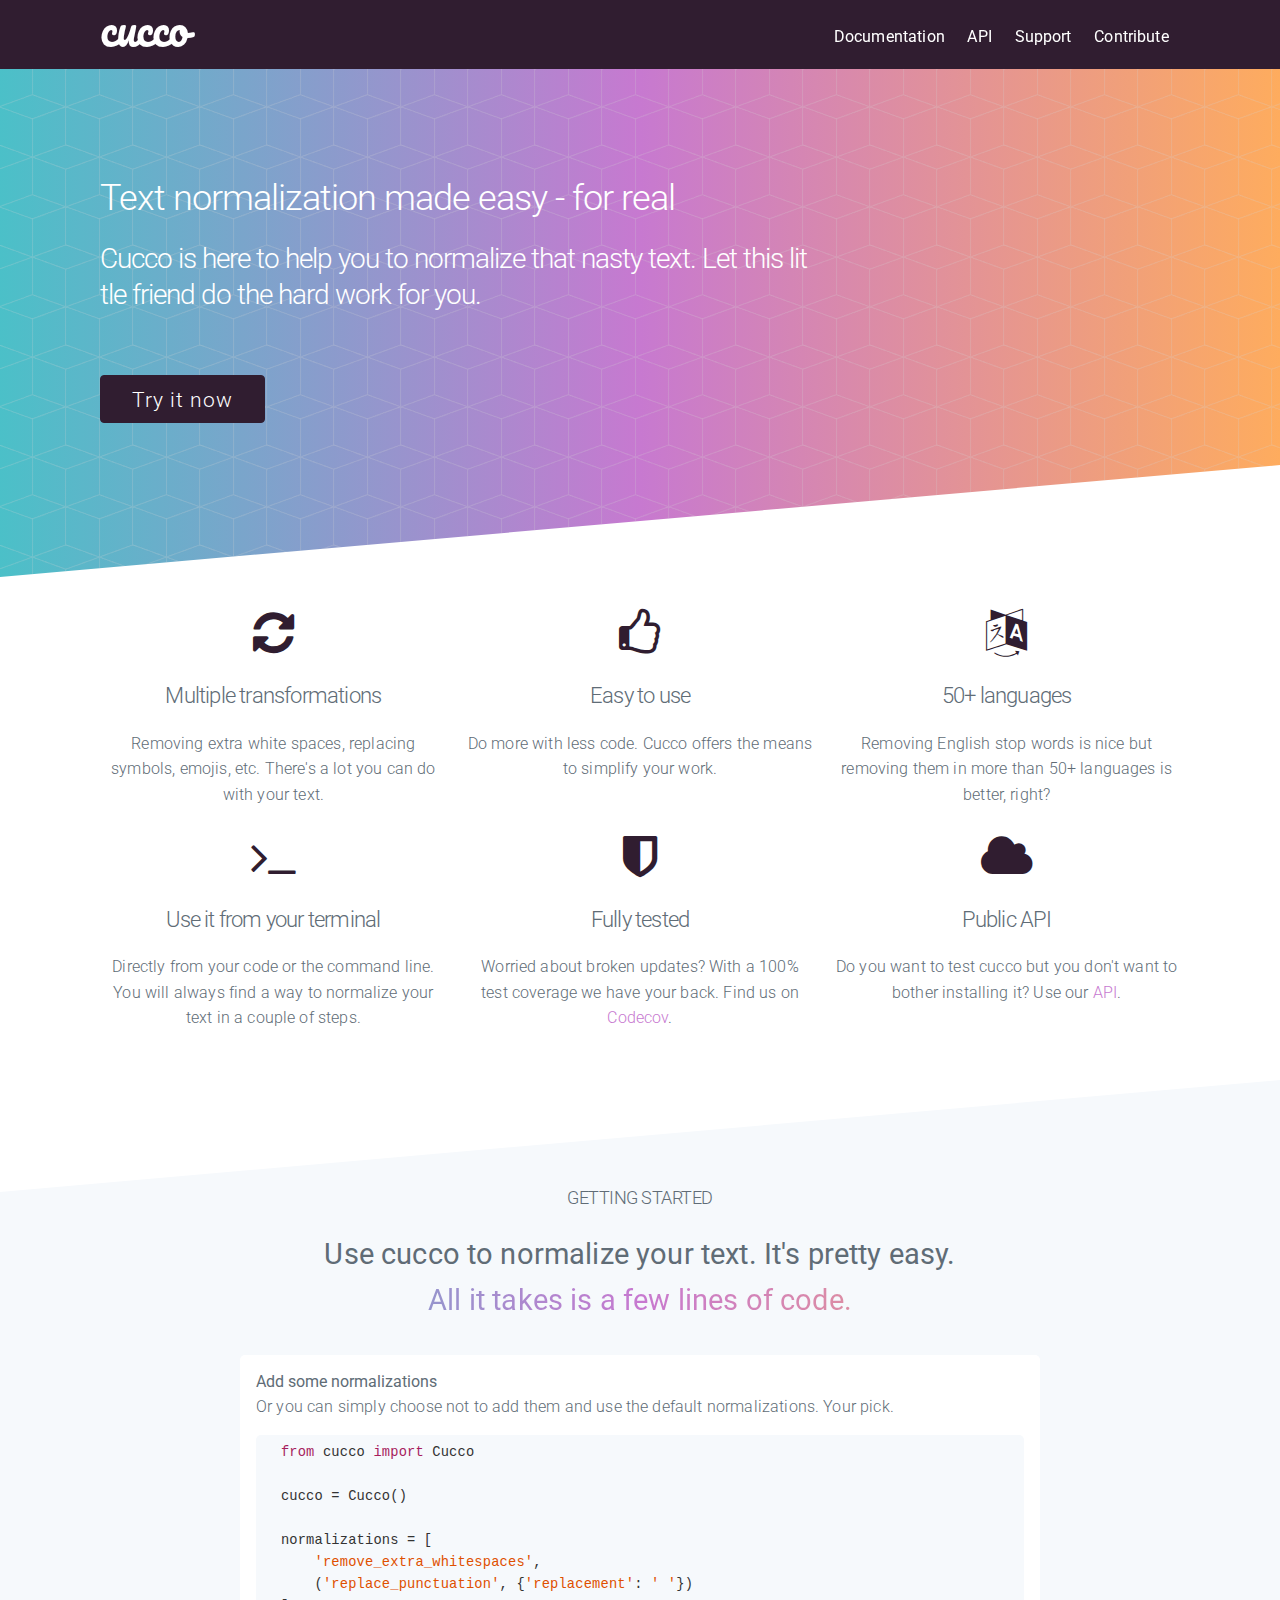
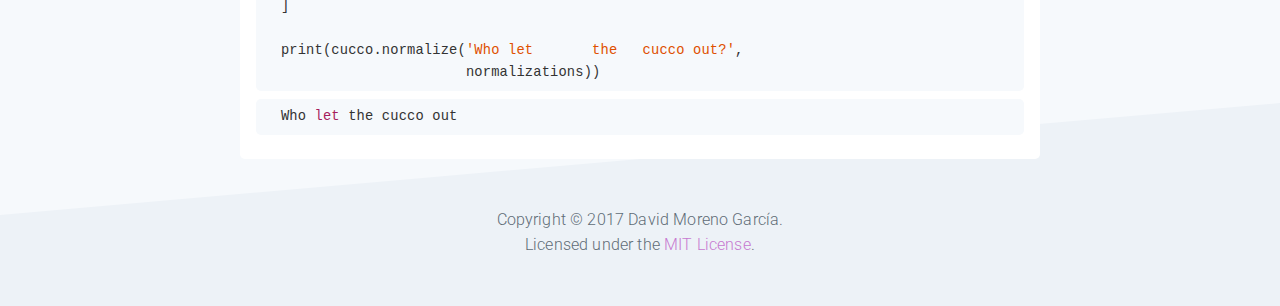
<file: index.html>
<!DOCTYPE html>

<html lang="en">
  <head>
    <title>cucco</title>

    <meta charset="utf-8" />
    <meta name="viewport" content="width=device-width, initial-scale=1">

    <meta name="decription" content="Text normalization library for Python">
    <meta name="keywords" content="python,normalization,language,punctuation,library,cucco,text,manipulation">
    <meta name="author" content="David Moreno-García">
    <meta name="theme-color" content="#301d30">

    <link rel="apple-touch-icon" sizes="180x180" href="apple-touch-icon.png">
    <link rel="icon" type="image/png" sizes="32x32" href="favicon-32x32.png">
    <link rel="icon" type="image/png" sizes="16x16" href="favicon-16x16.png">
    <link rel="manifest" href="manifest.json">

    <link rel="stylesheet" type="text/css" href="css/font-awesome.css">
    <link rel="stylesheet" type="text/css" href="css/highlight/github-gist.css">
    <link rel="stylesheet" type="text/css" href="css/main.css">
  </head>

  <body>
    <header>
      <div class="container">
        <div class="row">
          <div class="column">
            <h1><a href="#">cucco</a></h1>
          </div>
          <div class="column">
            <nav>
              <i id="hamburger" class="fa fa-bars" aria-hidden="true"></i>
              <ul>
                <li><a href="documentation.html">Documentation</a></li>
                <li><a href="api.html">API</a></li>
                <li><a href="support.html">Support</a></li>
                <li><a href="contribute.html">Contribute</a></li>
              </ul>
            </nav>
          </div>
        </div>
      </div>
    </header>

    <section id="hero" class="skew bottom">
      <span class="background"></span>
      <div class="container">
        <div class="row">
          <div class="column">
            <h2>Text normalization made easy - for real</h2>
            <h3>Cucco is here to help you to normalize that nasty text. Let this little friend do the hard work for you.</h3>
            <a class="button" href="documentation.html#quickstart">Try it now</a>
          </div>
        </div>
      </div>
    </section>

    <section id="features" class="container">
      <div class="row">
        <div class="column">
          <i class="fa fa-refresh" aria-hidden="true"></i>
          <h4>Multiple transformations</h4>
          <p>Removing extra white spaces, replacing symbols, emojis, etc. There's a lot you can do with your text.</p>
        </div>
        <div class="column">
          <i class="fa fa-thumbs-o-up" aria-hidden="true"></i>
          <h4>Easy to use</h4>
          <p>Do more with less code. Cucco offers the means to simplify your work.</p>
        </div>
        <div class="column">
          <i class="fa fa-language" aria-hidden="true"></i>
          <h4>50+ languages</h4>
          <p>Removing English stop words is nice but removing them in more than 50+ languages is better, right?</p>
        </div>
      </div>
      <div class="row">
        <div class="column">
          <i class="fa fa-terminal" aria-hidden="true"></i>
          <h4>Use it from your terminal</h4>
          <p>Directly from your code or the command line. You will always find a way to normalize your text in a couple of steps.</p>
        </div>
        <div class="column">
          <i class="fa fa-shield" aria-hidden="true"></i>
          <h4>Fully tested</h4>
          <p>Worried about broken updates? With a 100% test coverage we have your back. Find us on <a href="https://codecov.io/gh/davidmogar/cucco">Codecov</a>.</p>
        </div>
        <div class="column">
          <i class="fa fa-cloud" aria-hidden="true"></i>
          <h4>Public API</h4>
          <p>Do you want to test cucco but you don't want to bother installing it? Use our <a href="api.html">API</a>.</p>
        </div>
      </div>
    </section>

    <section id="getting-started" class="skew">
      <div class="container">
        <h5>Getting started</h5>
        <span>Use cucco to normalize your text. It's pretty easy.</span>
        <span class="gradient">All it takes is a few lines of code.</span>

        <div class="box">
          <h6>Add some normalizations</h6>
          <p>Or you can simply choose not to add them and use the default normalizations. Your pick.</p>
<pre><code class="python">from cucco import Cucco

cucco = Cucco()

normalizations = [
    'remove_extra_whitespaces',
    ('replace_punctuation', {'replacement': ' '})
]

print(cucco.normalize('Who let       the   cucco out?',
                      normalizations))
</code></pre>
<pre><code>Who let the cucco out
</code></pre>
        </div>
      </div>
    </section>

    <footer class="expanded">
      <div class="container">
        <p>Copyright © 2017 David Moreno García.</p>
        <p>Licensed under the <a href="https://github.com/davidmogar/cucco/blob/master/LICENSE">MIT License</a>.</p>
      </div>
    </footer>

    <script src="js/cucco.js"></script>
    <script src="js/highlight.pack.js"></script>
    <script>hljs.initHighlightingOnLoad();</script>
    <!-- Google Analytics -->
    <script>
      window.ga=window.ga||function(){(ga.q=ga.q||[]).push(arguments)};ga.l=+new Date;
      ga('create', 'UA-62590261-4', 'auto');
      ga('send', 'pageview');
      </script>
      <script async src='https://www.google-analytics.com/analytics.js'>
    </script>
    <!-- End Google Analytics -->
  </body>
</html>
</file>
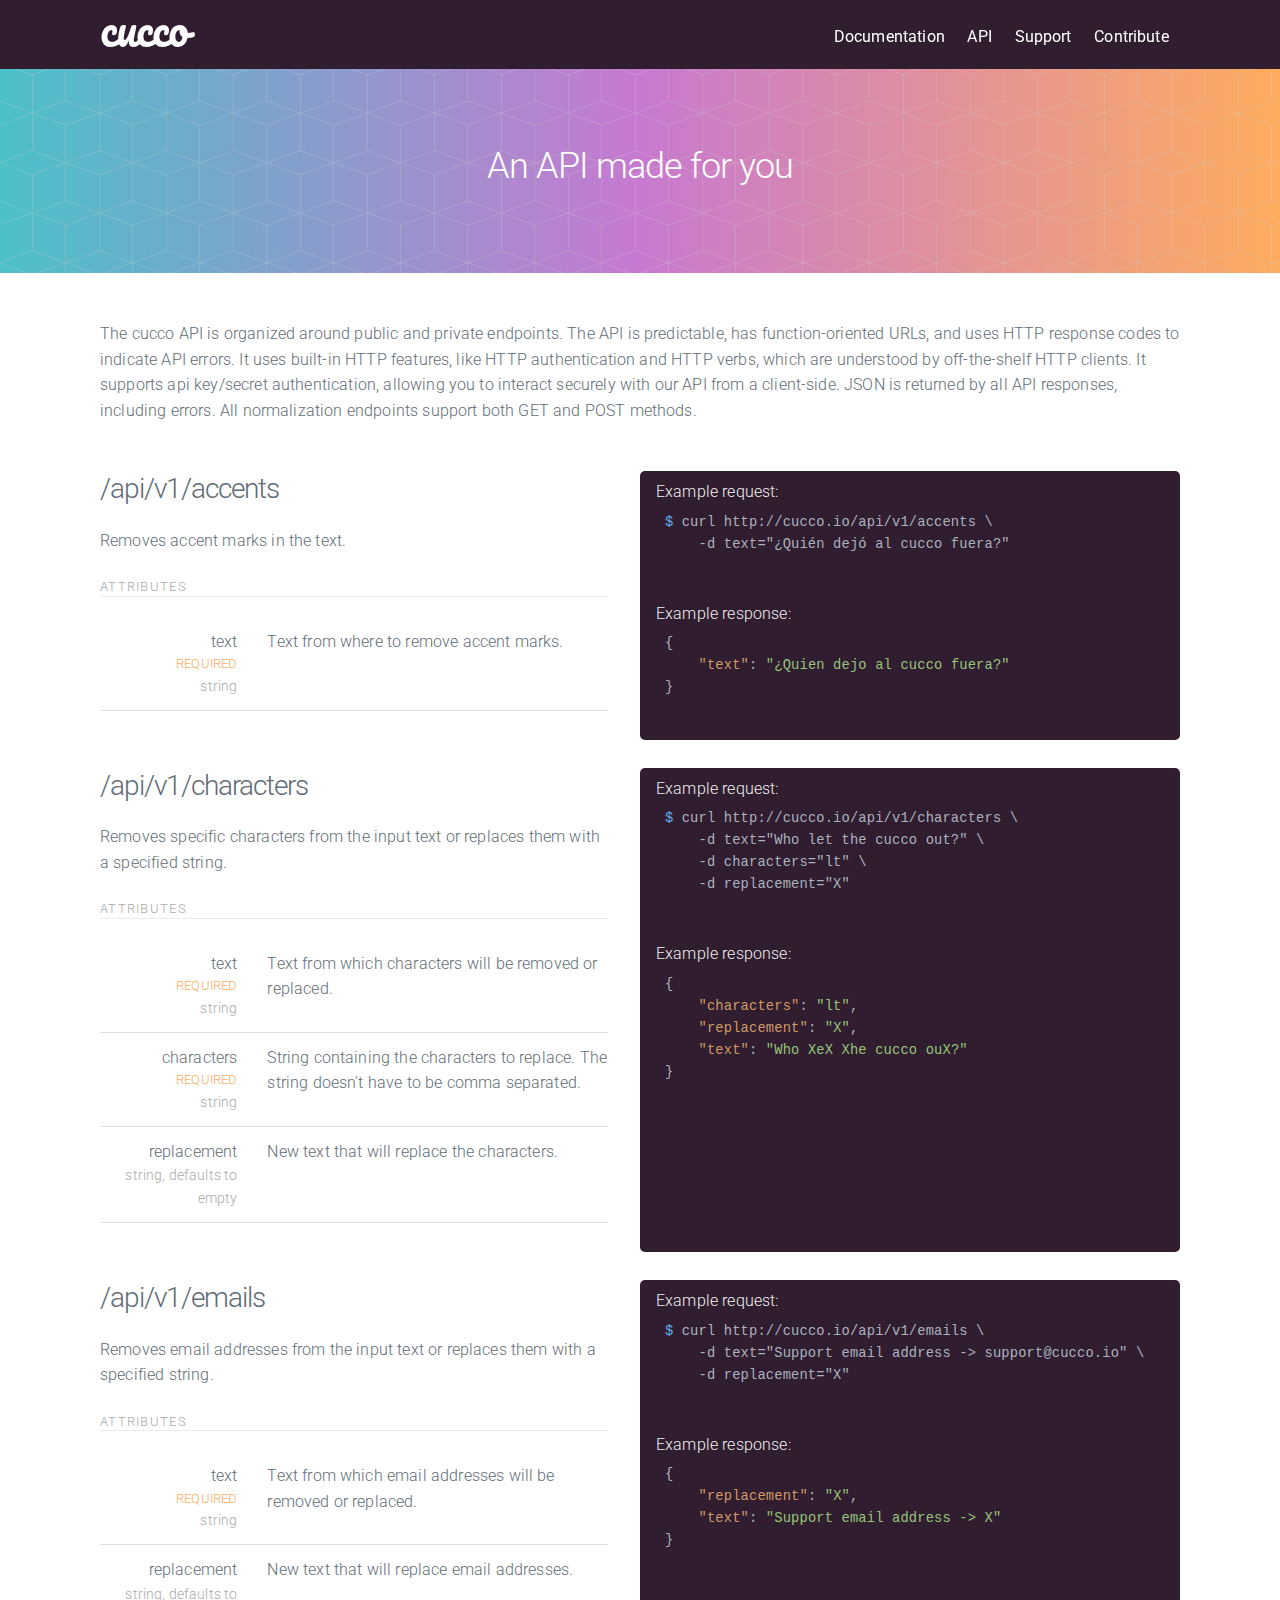
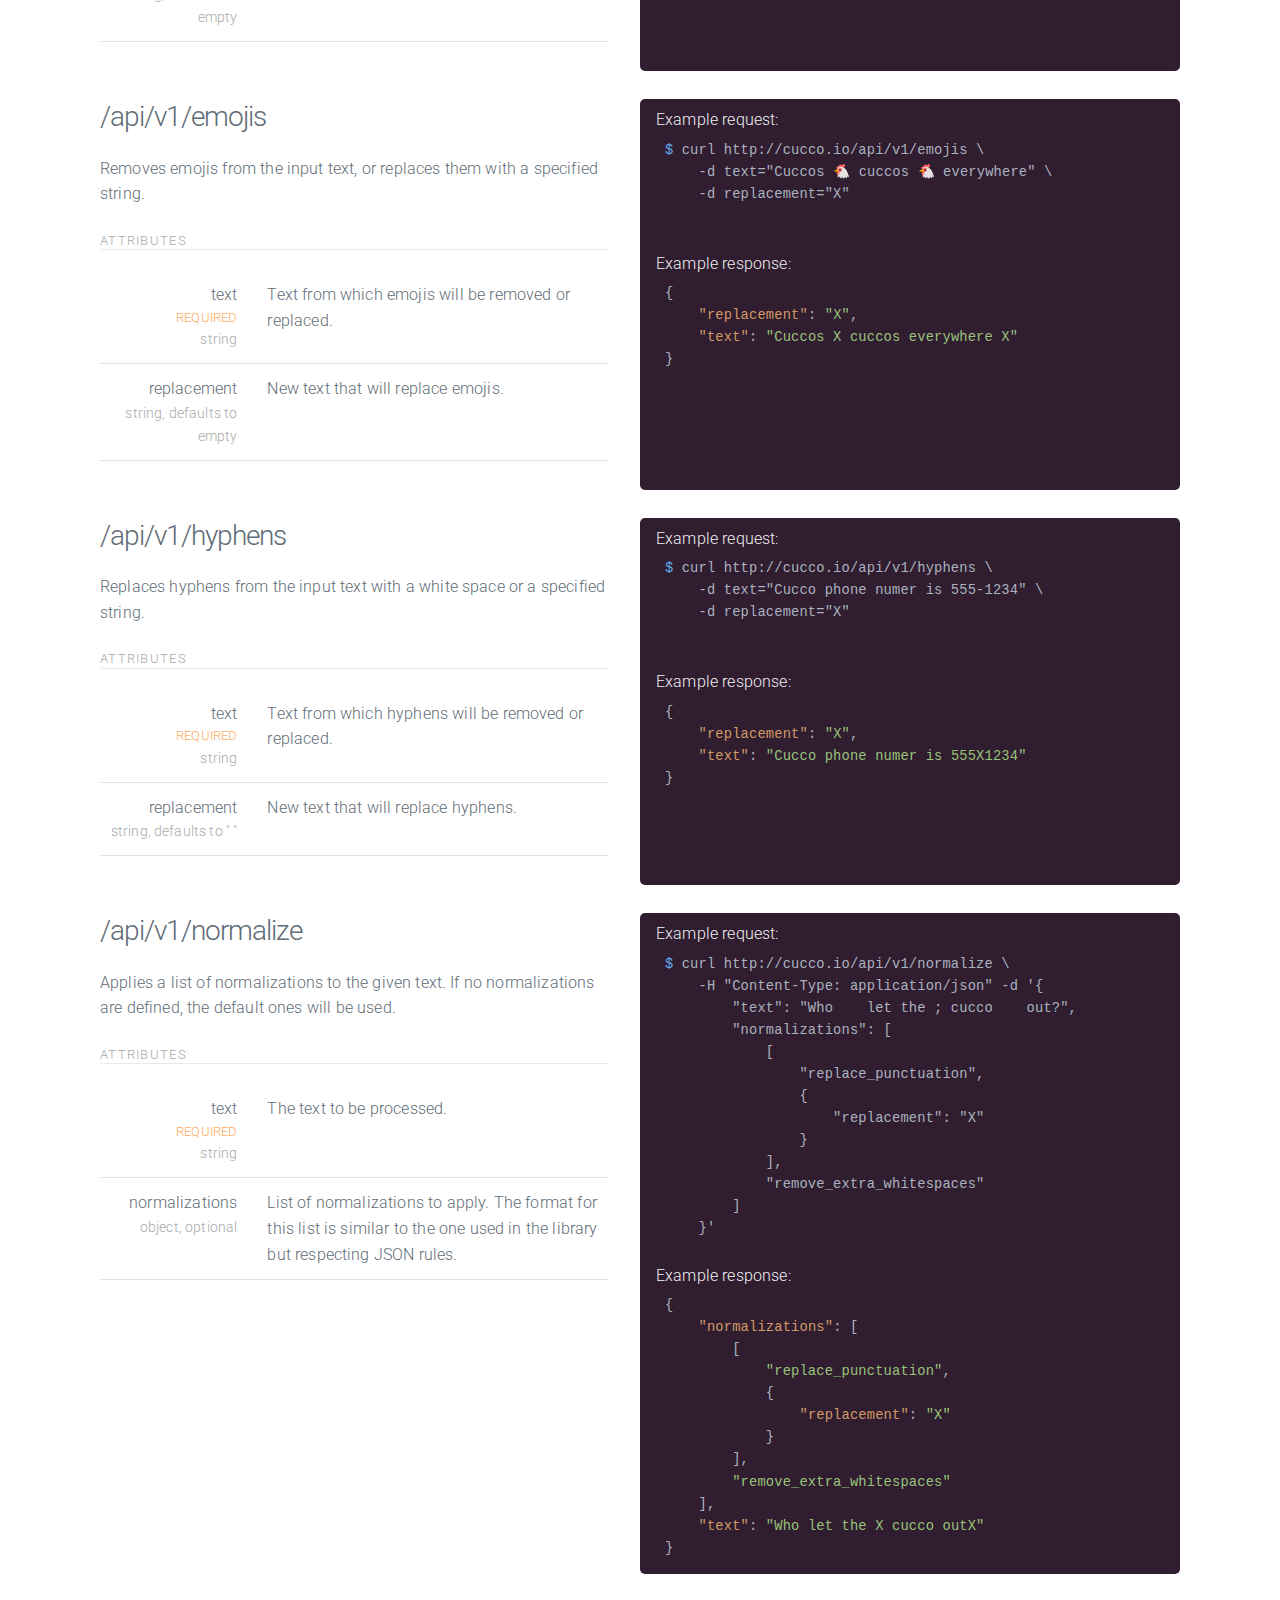
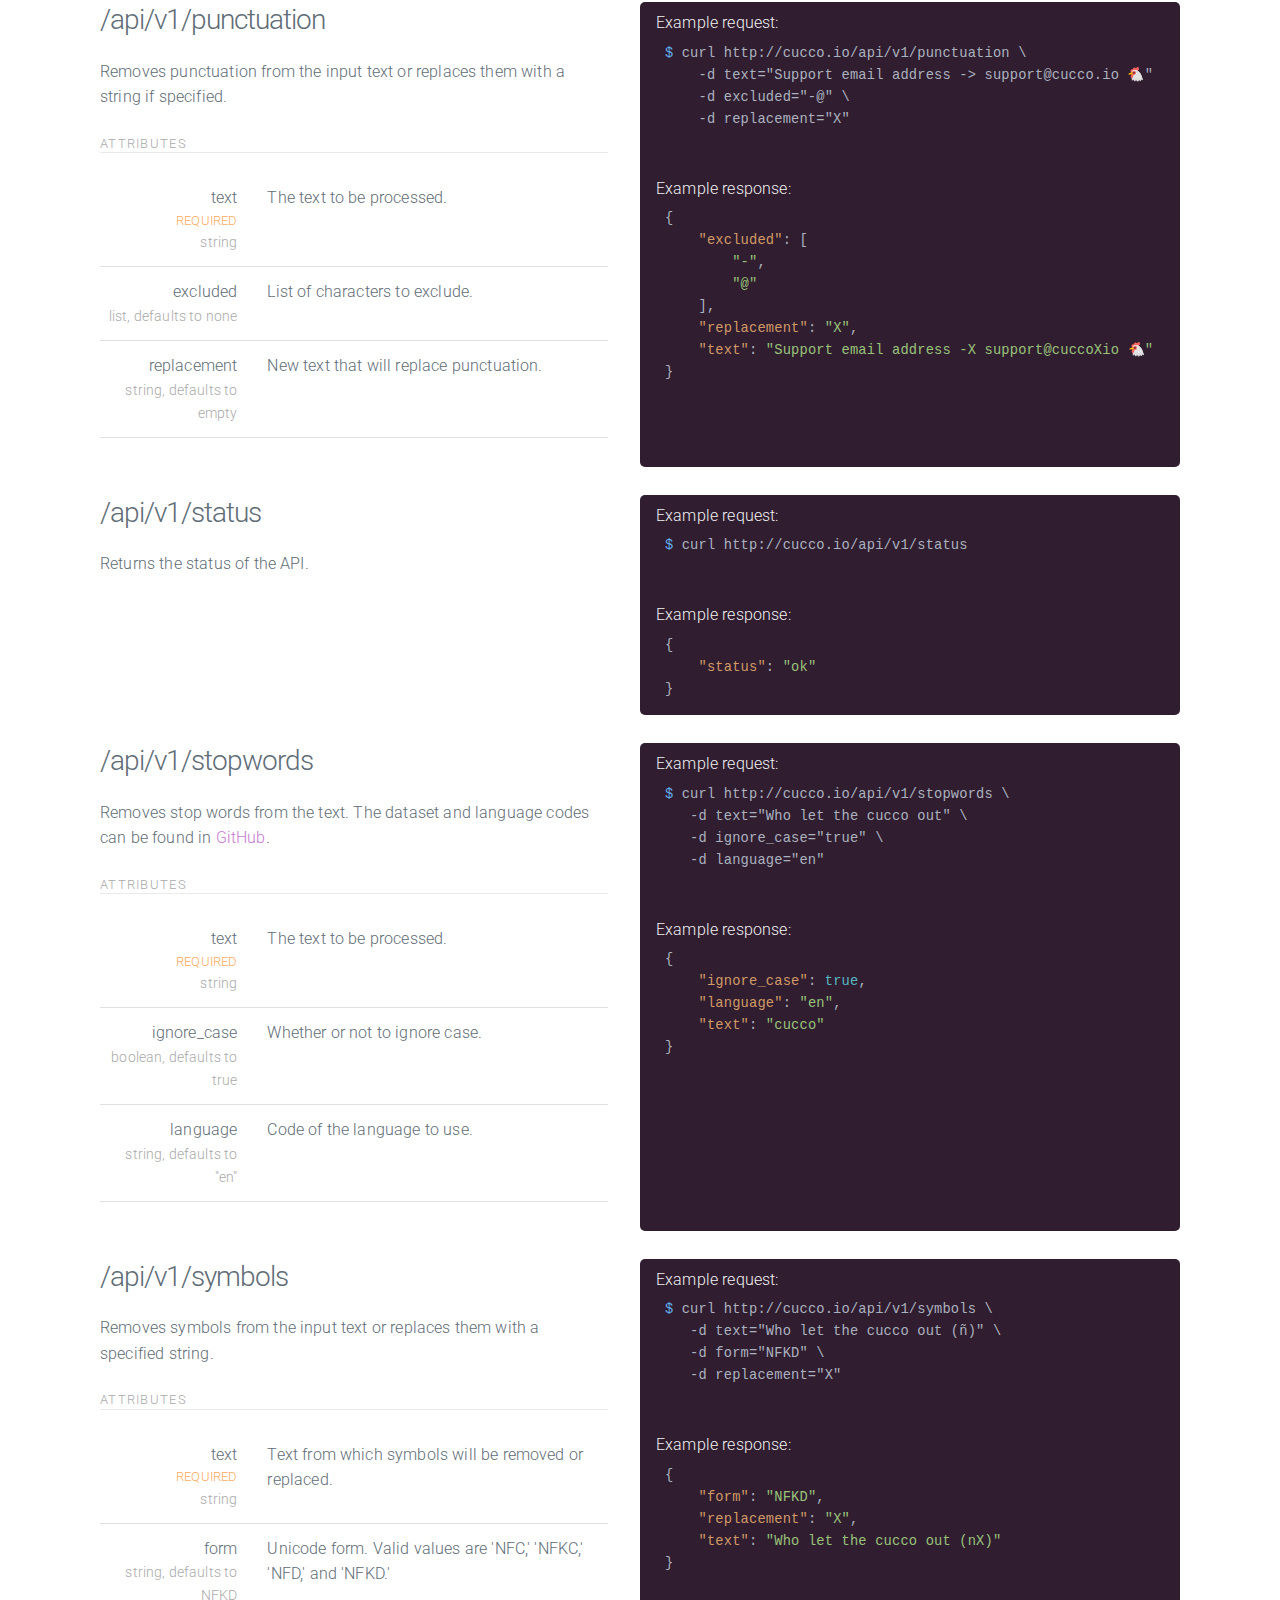
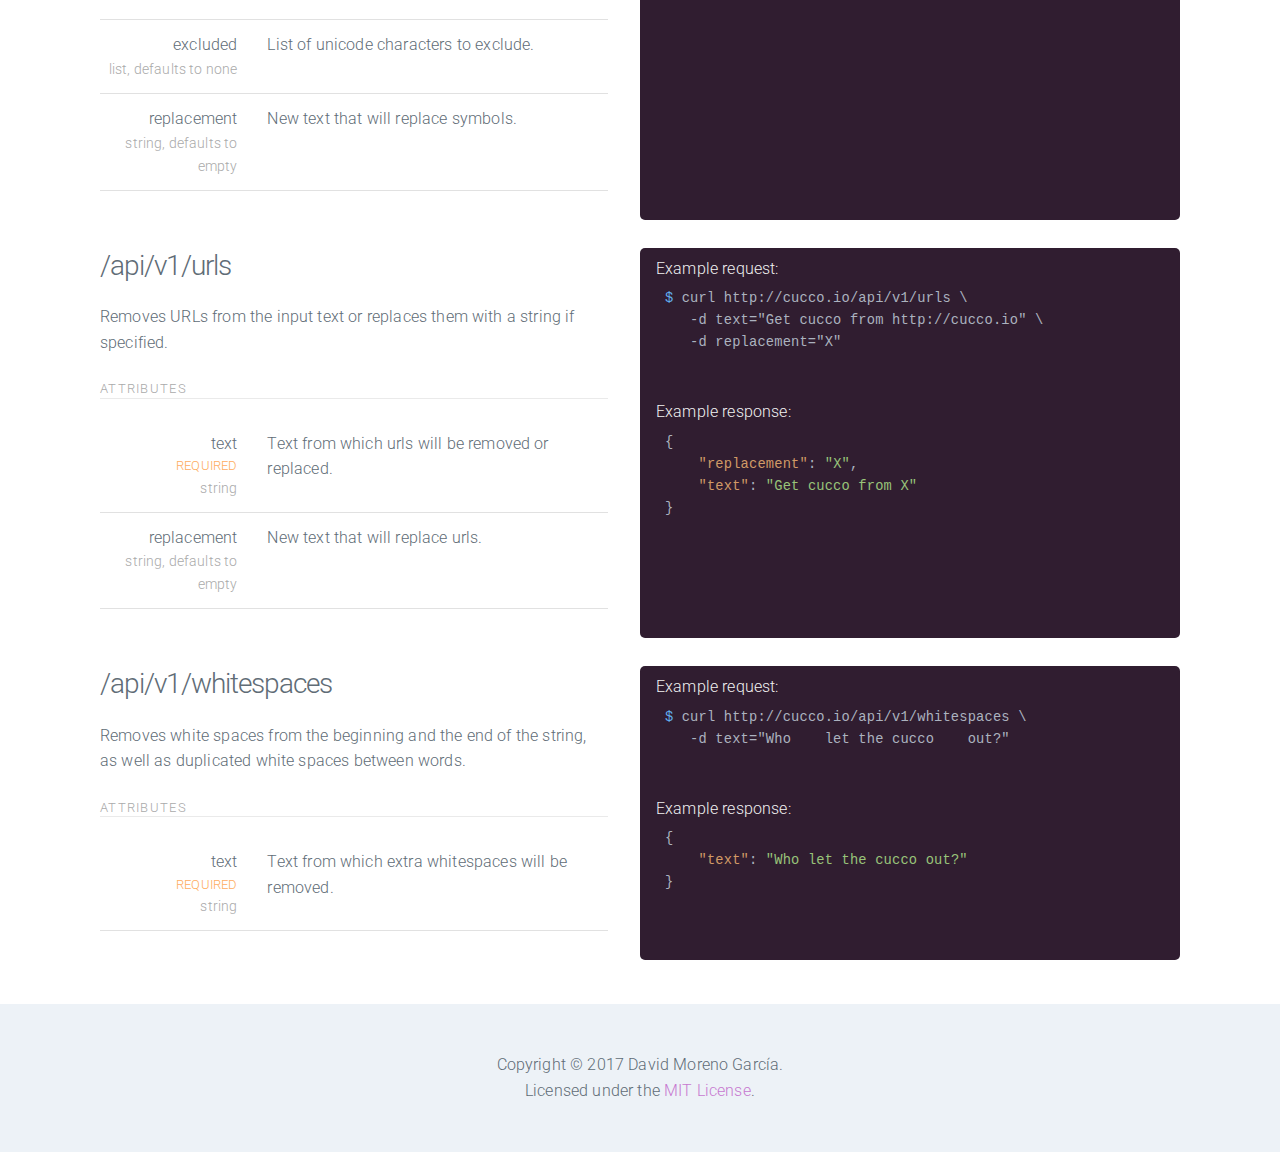
<file: api.html>
<!DOCTYPE html>

<html lang="en">
  <head>
    <title>cucco</title>

    <meta charset="utf-8" />
    <meta name="viewport" content="width=device-width, initial-scale=1">

    <meta name="decription" content="Text normalization library for Python">
    <meta name="keywords" content="python,normalization,language,punctuation,library,cucco,text,manipulation">
    <meta name="author" content="David Moreno-García">
    <meta name="theme-color" content="#301d30">

    <link rel="apple-touch-icon" sizes="180x180" href="apple-touch-icon.png">
    <link rel="icon" type="image/png" sizes="32x32" href="favicon-32x32.png">
    <link rel="icon" type="image/png" sizes="16x16" href="favicon-16x16.png">
    <link rel="manifest" href="manifest.json">

    <link rel="stylesheet" type="text/css" href="css/font-awesome.css">
    <link rel="stylesheet" type="text/css" href="css/highlight/atom-one-dark.css">
    <link rel="stylesheet" type="text/css" href="css/main.css">
  </head>

  <body>
    <header>
      <div class="container">
        <div class="row">
          <div class="column">
            <h1><a href="index.html">cucco</a></h1>
          </div>
          <div class="column">
            <nav>
              <i id="hamburger" class="fa fa-bars" aria-hidden="true"></i>
              <ul>
                <li><a href="documentation.html">Documentation</a></li>
                <li><a href="#">API</a></li>
                <li><a href="support.html">Support</a></li>
                <li><a href="contribute.html">Contribute</a></li>
              </ul>
            </nav>
          </div>
        </div>
      </div>
    </header>

    <section id="hero">
      <span class="background"></span>
      <div class="container">
        <h2>An API made for you</h2>
      </div>
    </section>

    <section id="api" class="container">
      <p>The cucco API is organized around public and private endpoints. The API is predictable, has function-oriented URLs, and uses HTTP response codes to indicate API errors. It uses built-in HTTP features, like HTTP authentication and HTTP verbs, which are understood by off-the-shelf HTTP clients. It supports api key/secret authentication, allowing you to interact securely with our API from a client-side. JSON is returned by all API responses, including errors. All normalization endpoints support both GET and POST methods.</p>
      <div class="endpoint row">
        <div class="data column">
          <h3>/api/v1/accents</h3>
          <p>Removes accent marks in the text.</p>
          <h4>Attributes</h4>
          <div class="responsive-table">
            <table>
              <tr>
                <td>text
                  <span class="required">required</span>
                  <span class="type">string</span>
                </td>
                <td>Text from where to remove accent marks.</td>
              </tr>
            </table>
          </div>
        </div>
        <div class="code column">
          <p>Example request:</p>
<pre><code class="shell">$ curl http://cucco.io/api/v1/accents \
    -d text="¿Quién dejó al cucco fuera?"
 </code></pre>
          <p>Example response:</p>
<pre><code class="json">{
    "text": "¿Quien dejo al cucco fuera?"
}</code></pre>
        </div>
      </div>

      <div class="endpoint row">
        <div class="data column">
          <h3>/api/v1/characters</h3>
          <p>Removes specific characters from the input text or replaces them with a specified string.</p>
          <h4>Attributes</h4>
          <div class="responsive-table">
            <table>
              <tr>
                <td>text
                  <span class="required">required</span>
                  <span class="type">string</span>
                </td>
                <td>Text from which characters will be removed or replaced.</td>
              </tr>
              <tr>
                <td>characters
                  <span class="required">required</span>
                  <span class="type">string</span>
                </td>
                <td>String containing the characters to replace. The string doesn't have to be comma separated.</td>
              </tr>
              <tr>
                <td>replacement
                  <span class="type">string, defaults to empty</span>
                </td>
                <td>New text that will replace the characters.</td>
              </tr>
            </table>
          </div>
        </div>
        <div class="code column">
          <p>Example request:</p>
<pre><code class="shell">$ curl http://cucco.io/api/v1/characters \
    -d text="Who let the cucco out?" \
    -d characters="lt" \
    -d replacement="X"
 </code></pre>
          <p>Example response:</p>
<pre><code class="json">{
    "characters": "lt",
    "replacement": "X",
    "text": "Who XeX Xhe cucco ouX?"
}</code></pre>
        </div>
      </div>

      <div class="endpoint row">
        <div class="data column">
          <h3>/api/v1/emails</h3>
          <p>Removes email addresses from the input text or replaces them with a specified string.</p>
          <h4>Attributes</h4>
          <div class="responsive-table">
            <table>
              <tr>
                <td>text
                  <span class="required">required</span>
                  <span class="type">string</span>
                </td>
                <td>Text from which email addresses will be removed or replaced.</td>
              </tr>
              <tr>
                <td>replacement
                  <span class="type">string, defaults to empty</span>
                </td>
                <td>New text that will replace email addresses.</td>
              </tr>
            </table>
          </div>
        </div>
        <div class="code column">
          <p>Example request:</p>
<pre><code class="shell">$ curl http://cucco.io/api/v1/emails \
    -d text="Support email address -> support@cucco.io" \
    -d replacement="X"
 </code></pre>
          <p>Example response:</p>
<pre><code class="json">{
    "replacement": "X",
    "text": "Support email address -> X"
}</code></pre>
        </div>
      </div>

      <div class="endpoint row">
        <div class="data column">
          <h3>/api/v1/emojis</h3>
          <p>Removes emojis from the input text, or replaces them with a specified string.</p>
          <h4>Attributes</h4>
          <div class="responsive-table">
            <table>
              <tr>
                <td>text
                  <span class="required">required</span>
                  <span class="type">string</span>
                </td>
                <td>Text from which emojis will be removed or replaced.</td>
              </tr>
              <tr>
                <td>replacement
                  <span class="type">string, defaults to empty</span>
                </td>
                <td>New text that will replace emojis.</td>
              </tr>
            </table>
          </div>
        </div>
        <div class="code column">
          <p>Example request:</p>
<pre><code class="shell">$ curl http://cucco.io/api/v1/emojis \
    -d text="Cuccos 🐔 cuccos 🐔 everywhere" \
    -d replacement="X"
 </code></pre>
          <p>Example response:</p>
<pre><code class="json">{
    "replacement": "X",
    "text": "Cuccos X cuccos everywhere X"
}</code></pre>
        </div>
      </div>

      <div class="endpoint row">
        <div class="data column">
          <h3>/api/v1/hyphens</h3>
          <p>Replaces hyphens from the input text with a white space or a specified string.</p>
          <h4>Attributes</h4>
          <div class="responsive-table">
            <table>
              <tr>
                <td>text
                  <span class="required">required</span>
                  <span class="type">string</span>
                </td>
                <td>Text from which hyphens will be removed or replaced.</td>
              </tr>
              <tr>
                <td>replacement
                  <span class="type">string, defaults to " "</span>
                </td>
                <td>New text that will replace hyphens.</td>
              </tr>
            </table>
          </div>
        </div>
        <div class="code column">
          <p>Example request:</p>
<pre><code class="shell">$ curl http://cucco.io/api/v1/hyphens \
    -d text="Cucco phone numer is 555-1234" \
    -d replacement="X"
 </code></pre>
          <p>Example response:</p>
<pre><code class="json">{
    "replacement": "X",
    "text": "Cucco phone numer is 555X1234"
}</code></pre>
        </div>
      </div>

      <div class="endpoint row">
        <div class="data column">
          <h3>/api/v1/normalize</h3>
          <p>Applies a list of normalizations to the given text. If no normalizations are defined, the default ones will be used.</p>
          <h4>Attributes</h4>
          <div class="responsive-table">
            <table>
              <tr>
                <td>text
                  <span class="required">required</span>
                  <span class="type">string</span>
                </td>
                <td>The text to be processed.</td>
              </tr>
              <tr>
                <td>normalizations
                  <span class="type">object, optional</span>
                </td>
                <td>List of normalizations to apply. The format for this list is similar to the one used in the library but respecting JSON rules.</td>
              </tr>
            </table>
          </div>
        </div>
        <div class="code column">
          <p>Example request:</p>
<pre><code class="shell">$ curl http://cucco.io/api/v1/normalize \
    -H "Content-Type: application/json" -d '{
        "text": "Who    let the ; cucco    out?",
        "normalizations": [
            [
                "replace_punctuation",
                {
                    "replacement": "X"
                }
            ],
            "remove_extra_whitespaces"
        ]
    }'</code></pre>
          <p>Example response:</p>
<pre><code class="json">{
    "normalizations": [
        [
            "replace_punctuation",
            {
                "replacement": "X"
            }
        ],
        "remove_extra_whitespaces"
    ],
    "text": "Who let the X cucco outX"
}</code></pre>
        </div>
      </div>

      <div class="endpoint row">
        <div class="data column">
          <h3>/api/v1/punctuation</h3>
          <p>Removes punctuation from the input text or replaces them with a string if specified.</p>
          <h4>Attributes</h4>
          <div class="responsive-table">
            <table>
              <tr>
                <td>text
                  <span class="required">required</span>
                  <span class="type">string</span>
                </td>
                <td>The text to be processed.</td>
              </tr>
              <tr>
                <td>excluded
                  <span class="type">list, defaults to none</span>
                </td>
                <td>List of characters to exclude.</td>
              </tr>
              <tr>
                <td>replacement
                  <span class="type">string, defaults to empty</span>
                </td>
                <td>New text that will replace punctuation.</td>
              </tr>
            </table>
          </div>
        </div>
        <div class="code column">
          <p>Example request:</p>
<pre><code class="shell">$ curl http://cucco.io/api/v1/punctuation \
    -d text="Support email address -> support@cucco.io 🐔" \
    -d excluded="-@" \
    -d replacement="X"
 </code></pre>
          <p>Example response:</p>
<pre><code class="json">{
    "excluded": [
        "-",
        "@"
    ],
    "replacement": "X",
    "text": "Support email address -X support@cuccoXio 🐔"
}</code></pre>
        </div>
      </div>

      <div class="endpoint row">
        <div class="data column">
          <h3>/api/v1/status</h3>
          <p>Returns the status of the API.</p>
        </div>
        <div class="code column">
          <p>Example request:</p>
<pre><code class="shell">$ curl http://cucco.io/api/v1/status
 </code></pre>
          <p>Example response:</p>
<pre><code class="json">{
    "status": "ok"
}</code></pre>
        </div>
      </div>

      <div class="endpoint row">
        <div class="data column">
          <h3>/api/v1/stopwords</h3>
          <p>Removes stop words from the text. The dataset and language codes can be found in <a href="https://github.com/davidmogar/cucco/tree/master/cucco/data">GitHub</a>.</p>
          <h4>Attributes</h4>
          <div class="responsive-table">
            <table>
              <tr>
                <td>text
                  <span class="required">required</span>
                  <span class="type">string</span>
                </td>
                <td>The text to be processed.</td>
              </tr>
              <tr>
                <td>ignore_case
                  <span class="type">boolean, defaults to true</span>
                </td>
                <td>Whether or not to ignore case.</td>
              </tr>
              <tr>
                <td>language
                  <span class="type">string, defaults to "en"</span>
                </td>
                <td>Code of the language to use.</td>
              </tr>
            </table>
          </div>
        </div>
        <div class="code column">
          <p>Example request:</p>
<pre><code class="shell">$ curl http://cucco.io/api/v1/stopwords \
   -d text="Who let the cucco out" \
   -d ignore_case="true" \
   -d language="en"
 </code></pre>
          <p>Example response:</p>
<pre><code class="json">{
    "ignore_case": true,
    "language": "en",
    "text": "cucco"
}</code></pre>
        </div>
      </div>

      <div class="endpoint row">
        <div class="data column">
          <h3>/api/v1/symbols</h3>
          <p>Removes symbols from the input text or replaces them with a specified string.</p>
          <h4>Attributes</h4>
          <div class="responsive-table">
            <table>
              <tr>
                <td>text
                  <span class="required">required</span>
                  <span class="type">string</span>
                </td>
                <td>Text from which symbols will be removed or replaced.</td>
              </tr>
              <tr>
                <td>form
                  <span class="type">string, defaults to NFKD</span>
                </td>
                <td>Unicode form. Valid values are 'NFC,' 'NFKC,' 'NFD,' and 'NFKD.'</td>
              </tr>
              <tr>
                <td>excluded
                  <span class="type">list, defaults to none</span>
                </td>
                <td>List of unicode characters to exclude.</td>
              </tr>
              <tr>
                <td>replacement
                  <span class="type">string, defaults to empty</span>
                </td>
                <td>New text that will replace symbols.</td>
              </tr>
            </table>
          </div>
        </div>
        <div class="code column">
          <p>Example request:</p>
<pre><code class="shell">$ curl http://cucco.io/api/v1/symbols \
   -d text="Who let the cucco out (ñ)" \
   -d form="NFKD" \
   -d replacement="X"
 </code></pre>
          <p>Example response:</p>
<pre><code class="json">{
    "form": "NFKD",
    "replacement": "X",
    "text": "Who let the cucco out (nX)"
}</code></pre>
        </div>
      </div>

      <div class="endpoint row">
        <div class="data column">
          <h3>/api/v1/urls</h3>
          <p>Removes URLs from the input text or replaces them with a string if specified.</p>
          <h4>Attributes</h4>
          <div class="responsive-table">
            <table>
              <tr>
                <td>text
                  <span class="required">required</span>
                  <span class="type">string</span>
                </td>
                <td>Text from which urls will be removed or replaced.</td>
              </tr>
              <tr>
                <td>replacement
                  <span class="type">string, defaults to empty</span>
                </td>
                <td>New text that will replace urls.</td>
              </tr>
            </table>
          </div>
        </div>
        <div class="code column">
          <p>Example request:</p>
<pre><code class="shell">$ curl http://cucco.io/api/v1/urls \
   -d text="Get cucco from http://cucco.io" \
   -d replacement="X"
 </code></pre>
          <p>Example response:</p>
<pre><code class="json">{
    "replacement": "X",
    "text": "Get cucco from X"
}</code></pre>
        </div>
      </div>

      <div class="endpoint row">
        <div class="data column">
          <h3>/api/v1/whitespaces</h3>
          <p>Removes white spaces from the beginning and the end of the string, as well as duplicated white spaces between words.</p>
          <h4>Attributes</h4>
          <div class="responsive-table">
            <table>
              <tr>
                <td>text
                  <span class="required">required</span>
                  <span class="type">string</span>
                </td>
                <td>Text from which extra whitespaces will be removed.</td>
              </tr>
            </table>
          </div>
        </div>
        <div class="code column">
          <p>Example request:</p>
<pre><code class="shell">$ curl http://cucco.io/api/v1/whitespaces \
   -d text="Who    let the cucco    out?"
 </code></pre>
          <p>Example response:</p>
<pre><code class="json">{
    "text": "Who let the cucco out?"
}</code></pre>
        </div>
      </div>
    </section>

    <footer>
      <div class="container">
        <p>Copyright © 2017 David Moreno García.</p>
        <p>Licensed under the <a href="https://github.com/davidmogar/cucco/blob/master/LICENSE">MIT License</a>.</p>
      </div>
    </footer>

    <script src="js/cucco.js"></script>
    <script src="js/highlight.pack.js"></script>
    <script>hljs.initHighlightingOnLoad();</script>
    <!-- Google Analytics -->
    <script>
      window.ga=window.ga||function(){(ga.q=ga.q||[]).push(arguments)};ga.l=+new Date;
      ga('create', 'UA-62590261-4', 'auto');
      ga('send', 'pageview');
      </script>
      <script async src='https://www.google-analytics.com/analytics.js'>
    </script>
    <!-- End Google Analytics -->
  </body>
</html>
</file>
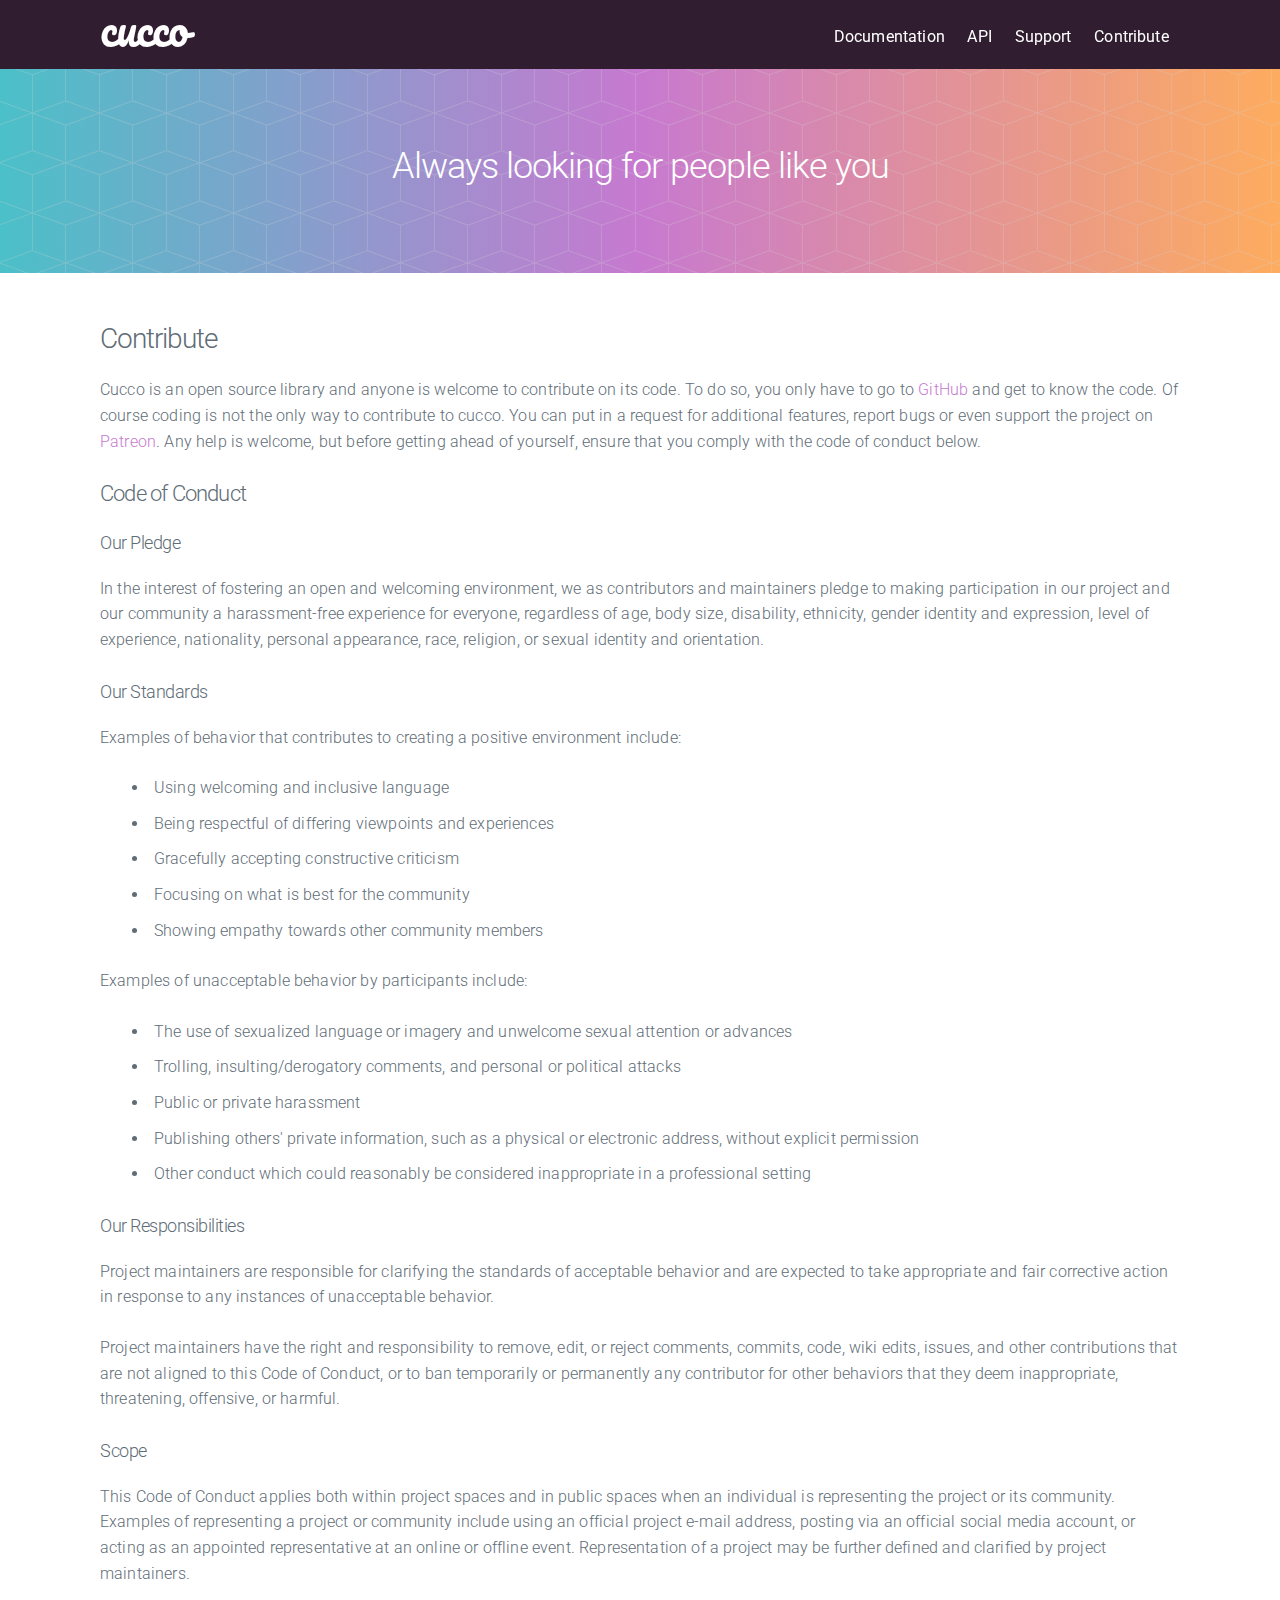
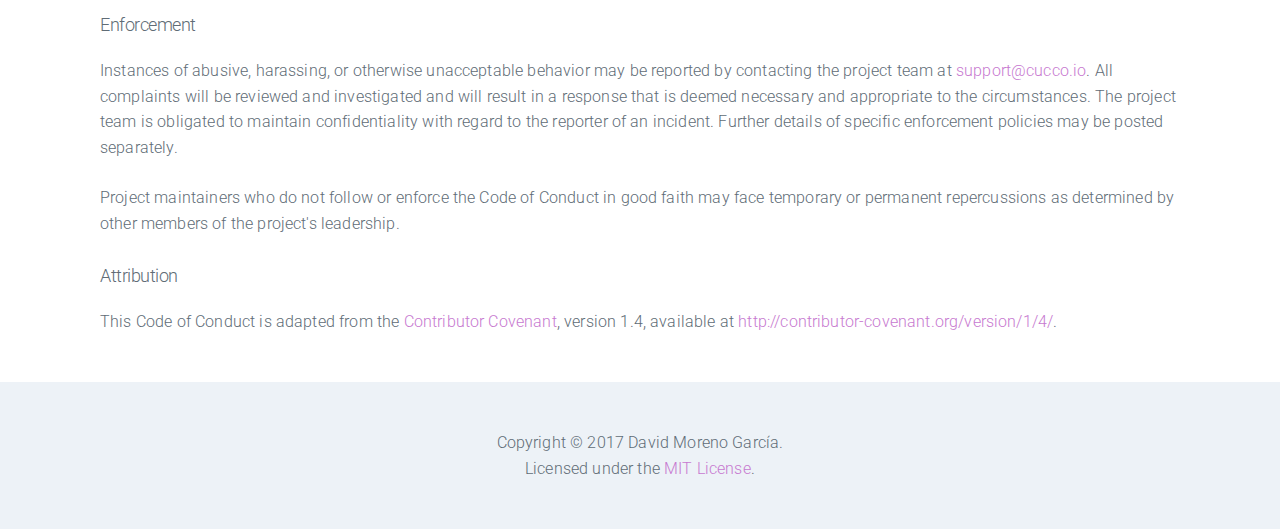
<file: contribute.html>
<!DOCTYPE html>

<html lang="en">
  <head>
    <title>cucco</title>

    <meta charset="utf-8" />
    <meta name="viewport" content="width=device-width, initial-scale=1">

    <meta name="decription" content="Text normalization library for Python">
    <meta name="keywords" content="python,normalization,language,punctuation,library,cucco,text,manipulation">
    <meta name="author" content="David Moreno-García">
    <meta name="theme-color" content="#301d30">

    <link rel="apple-touch-icon" sizes="180x180" href="apple-touch-icon.png">
    <link rel="icon" type="image/png" sizes="32x32" href="favicon-32x32.png">
    <link rel="icon" type="image/png" sizes="16x16" href="favicon-16x16.png">
    <link rel="manifest" href="manifest.json">

    <link rel="stylesheet" type="text/css" href="css/font-awesome.css">
    <link rel="stylesheet" type="text/css" href="css/highlight/github-gist.css">
    <link rel="stylesheet" type="text/css" href="css/main.css">
  </head>

  <body>
    <header>
      <div class="container">
        <div class="row">
          <div class="column">
            <h1><a href="index.html">cucco</a></h1>
          </div>
          <div class="column">
            <nav>
              <i id="hamburger" class="fa fa-bars" aria-hidden="true"></i>
              <ul>
                <li><a href="documentation.html">Documentation</a></li>
                <li><a href="api.html">API</a></li>
                <li><a href="support.html">Support</a></li>
                <li><a href="#">Contribute</a></li>
              </ul>
            </nav>
          </div>
        </div>
      </div>
    </header>

    <section id="hero">
      <span class="background"></span>
      <div class="container">
        <h2>Always looking for people like you</h2>
      </div>
    </section>

    <section id="contribute" class="container">
      <h3>Contribute</h3>
      <p>Cucco is an open source library and anyone is welcome to contribute on its code. To do so, you only have to go to <a href="https://github.com/davidmogar/cucco">GitHub</a> and get to know the code. Of course coding is not the only way to contribute to cucco. You can put in a request for additional features, report bugs or even support the project on <a href="https://patreon.com/davidmogar">Patreon</a>. Any help is welcome, but before getting ahead of yourself, ensure that you comply with the code of conduct below.</p>

      <h4>Code of Conduct</h4>
      <h5>Our Pledge</h5>
      <p>In the interest of fostering an open and welcoming environment, we as contributors and maintainers pledge to making participation in our project and our community a harassment-free experience for everyone, regardless of age, body size, disability, ethnicity, gender identity and expression, level of experience, nationality, personal appearance, race, religion, or sexual identity and orientation.</p>
      <h5>Our Standards</h5>
      <p>Examples of behavior that contributes to creating a positive environment include:</p>
      <ul>
        <li>Using welcoming and inclusive language</li>
        <li>Being respectful of differing viewpoints and experiences</li>
        <li>Gracefully accepting constructive criticism</li>
        <li>Focusing on what is best for the community</li>
        <li>Showing empathy towards other community members</li>
      </ul>
      <p>Examples of unacceptable behavior by participants include:</p>
      <ul>
        <li>The use of sexualized language or imagery and unwelcome sexual attention or advances</li>
        <li>Trolling, insulting/derogatory comments, and personal or political attacks</li>
        <li>Public or private harassment</li>
        <li>Publishing others' private information, such as a physical or electronic address, without explicit permission</li>
        <li>Other conduct which could reasonably be considered inappropriate in a professional setting</li>
      </ul>
      <h5>Our Responsibilities</h5>
      <p>Project maintainers are responsible for clarifying the standards of acceptable behavior and are expected to take appropriate and fair corrective action in response to any instances of unacceptable behavior.</p>
      <p>Project maintainers have the right and responsibility to remove, edit, or reject comments, commits, code, wiki edits, issues, and other contributions that are not aligned to this Code of Conduct, or to ban temporarily or permanently any contributor for other behaviors that they deem inappropriate, threatening, offensive, or harmful.</p>
      <h5>Scope</h5>
      <p>This Code of Conduct applies both within project spaces and in public spaces when an individual is representing the project or its community. Examples of representing a project or community include using an official project e-mail address, posting via an official social media account, or acting as an appointed representative at an online or offline event. Representation of a project may be further defined and clarified by project maintainers.</p>
      <h5>Enforcement</h5>
      <p>Instances of abusive, harassing, or otherwise unacceptable behavior may be reported by contacting the project team at <a href="mailto:support@cucco.io">support@cucco.io</a>. All complaints will be reviewed and investigated and will result in a response that is deemed necessary and appropriate to the circumstances. The project team is obligated to maintain confidentiality with regard to the reporter of an incident. Further details of specific enforcement policies may be posted separately.</p>
      <p>Project maintainers who do not follow or enforce the Code of Conduct in good faith may face temporary or permanent repercussions as determined by other members of the project's leadership.</p>
      <h5>Attribution</h5>
      <p>This Code of Conduct is adapted from the <a href="http://contributor-covenant.org/">Contributor Covenant</a>, version 1.4, available at <a href="http://contributor-covenant.org/version/1/4">http://contributor-covenant.org/version/1/4/</a>.</p>
    </section>

    <footer>
      <div class="container">
        <p>Copyright © 2017 David Moreno García.</p>
        <p>Licensed under the <a href="https://github.com/davidmogar/cucco/blob/master/LICENSE">MIT License</a>.</p>
      </div>
    </footer>

    <script src="js/cucco.js"></script>
    <!-- Google Analytics -->
    <script>
      window.ga=window.ga||function(){(ga.q=ga.q||[]).push(arguments)};ga.l=+new Date;
      ga('create', 'UA-62590261-4', 'auto');
      ga('send', 'pageview');
      </script>
      <script async src='https://www.google-analytics.com/analytics.js'>
    </script>
    <!-- End Google Analytics -->
  </body>
</html>
</file>
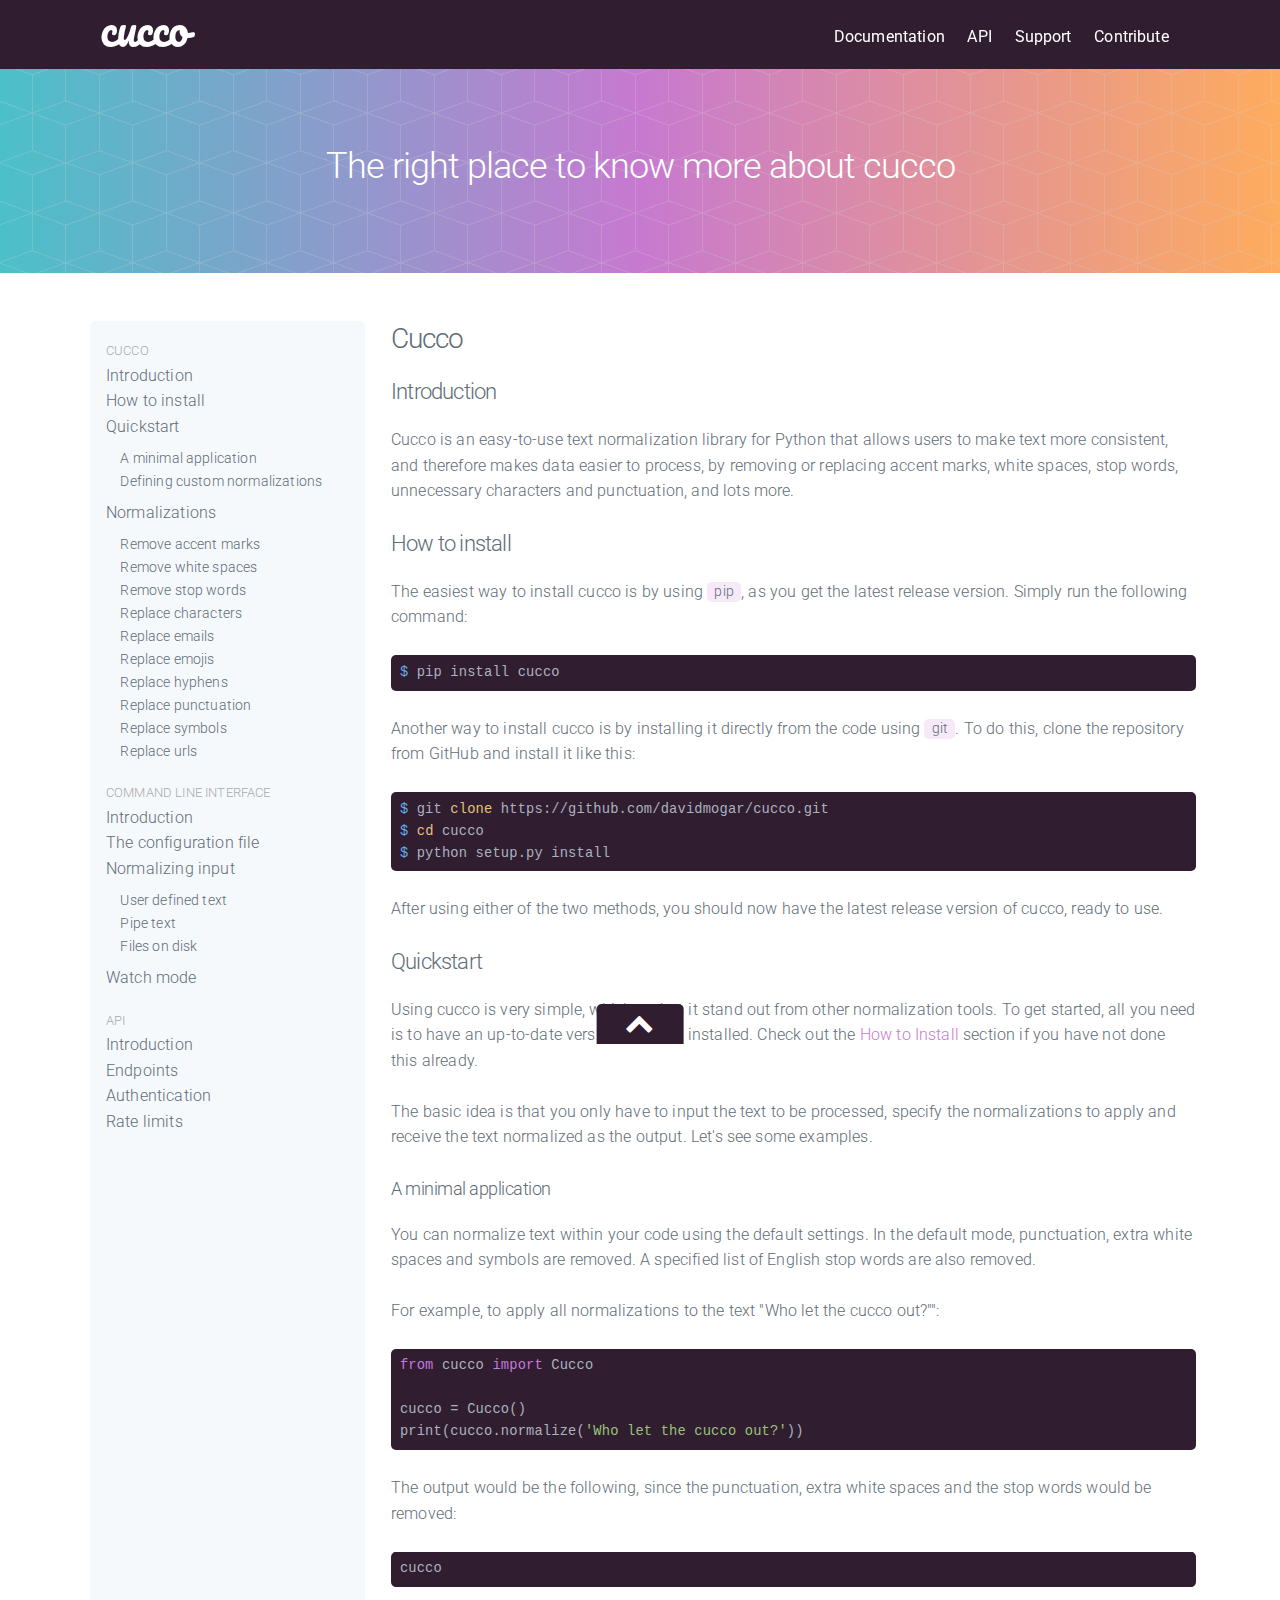
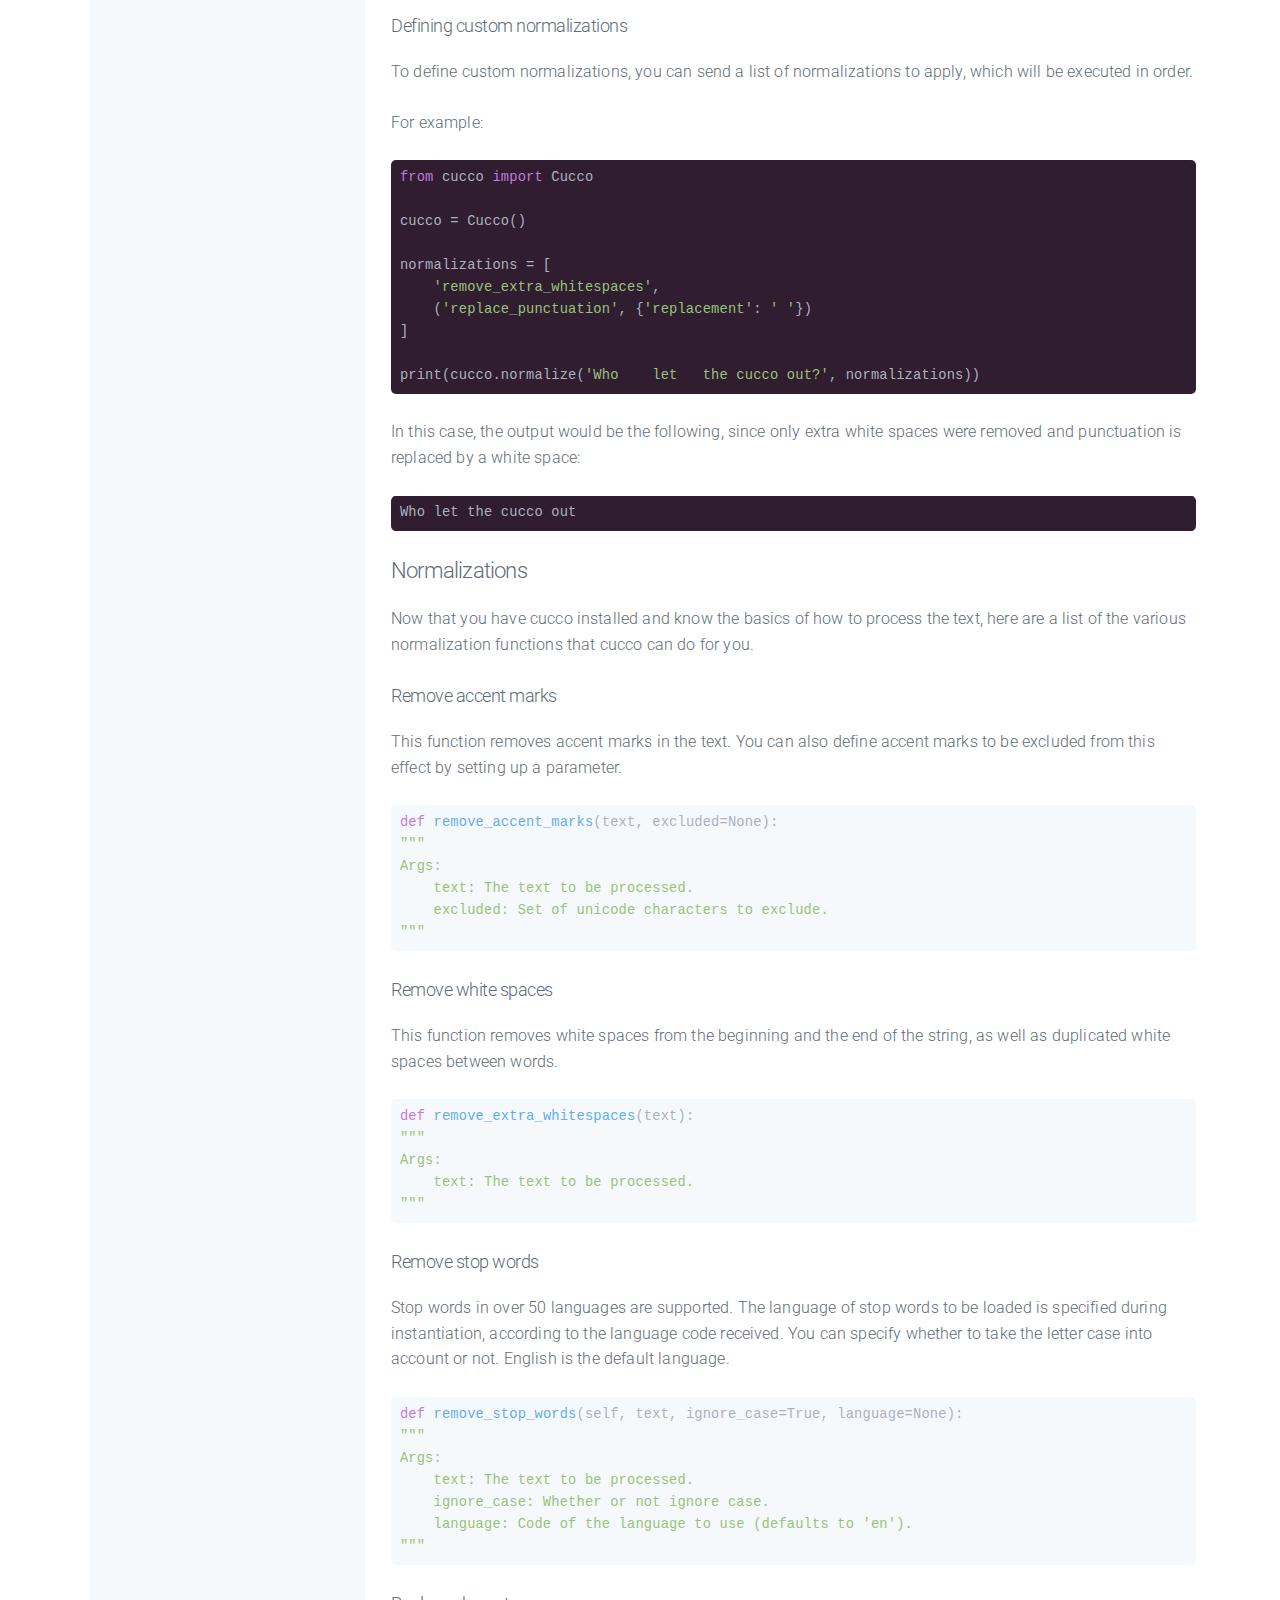
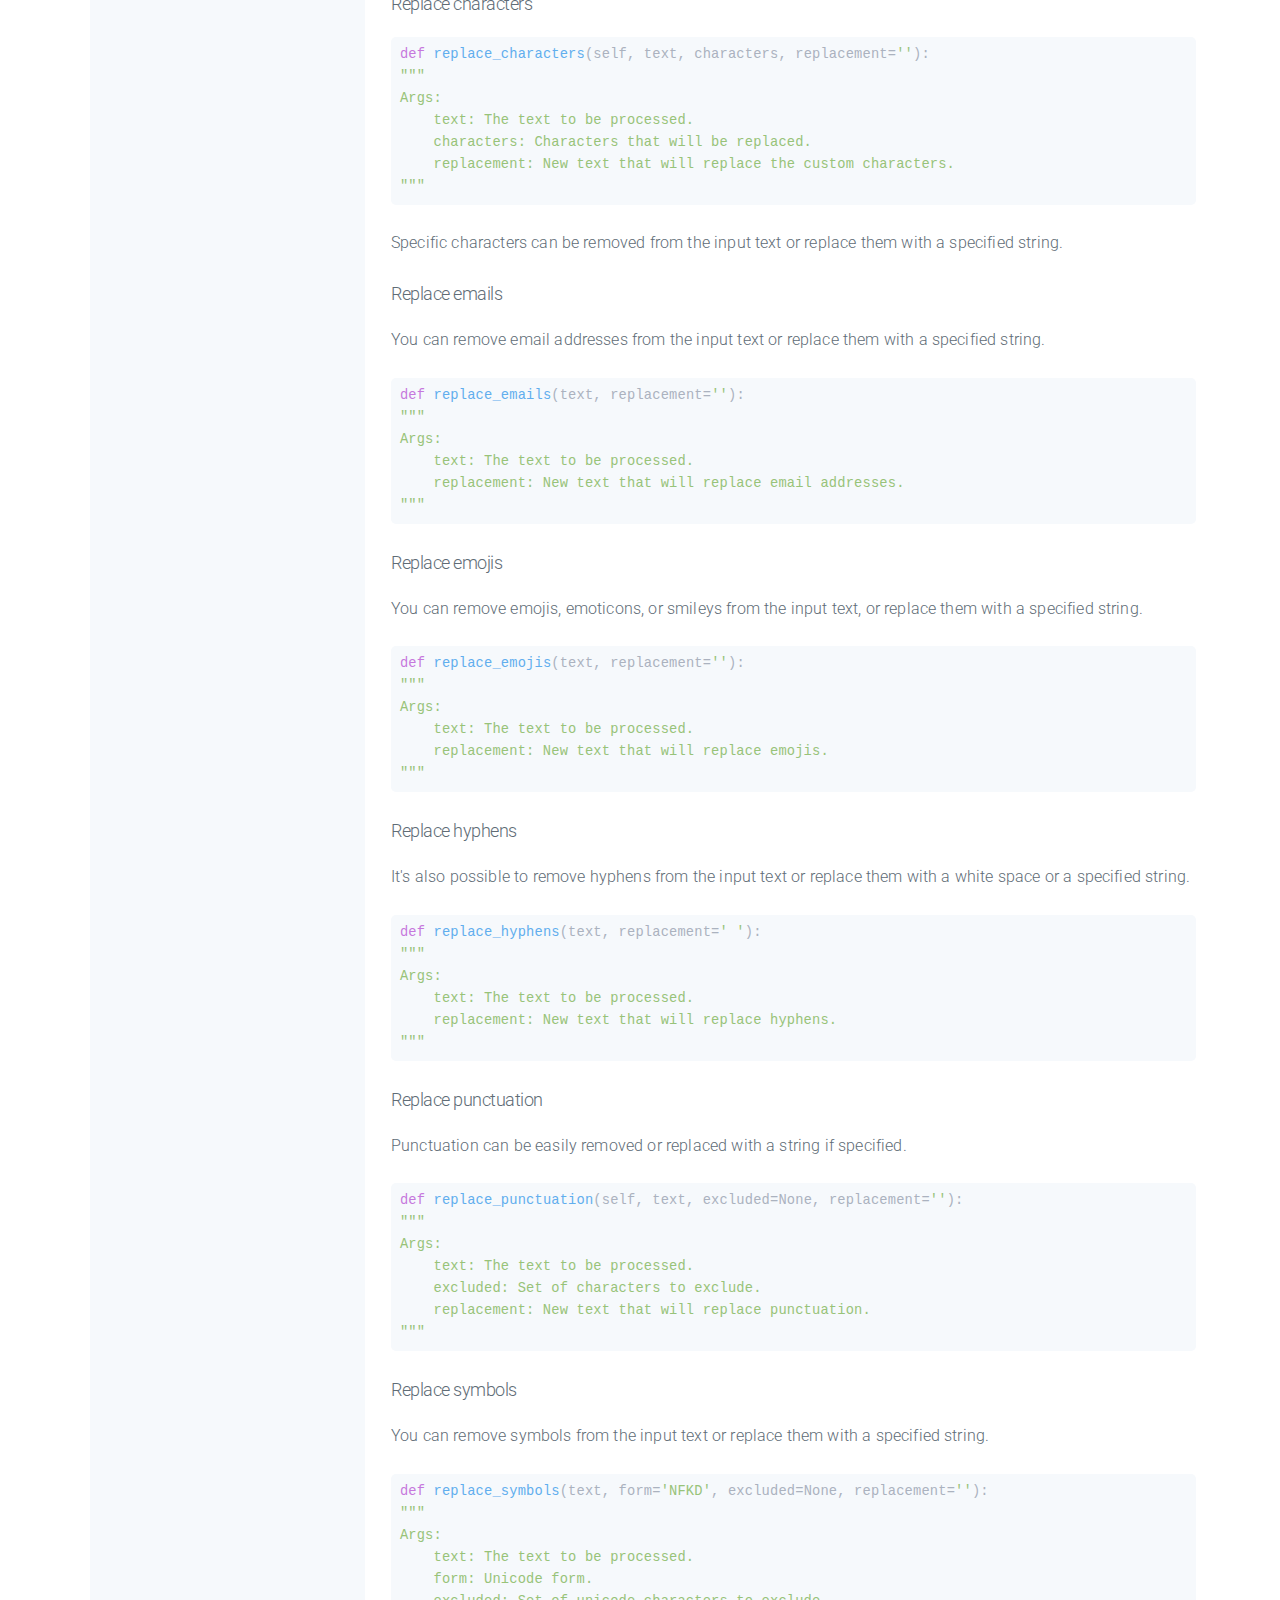
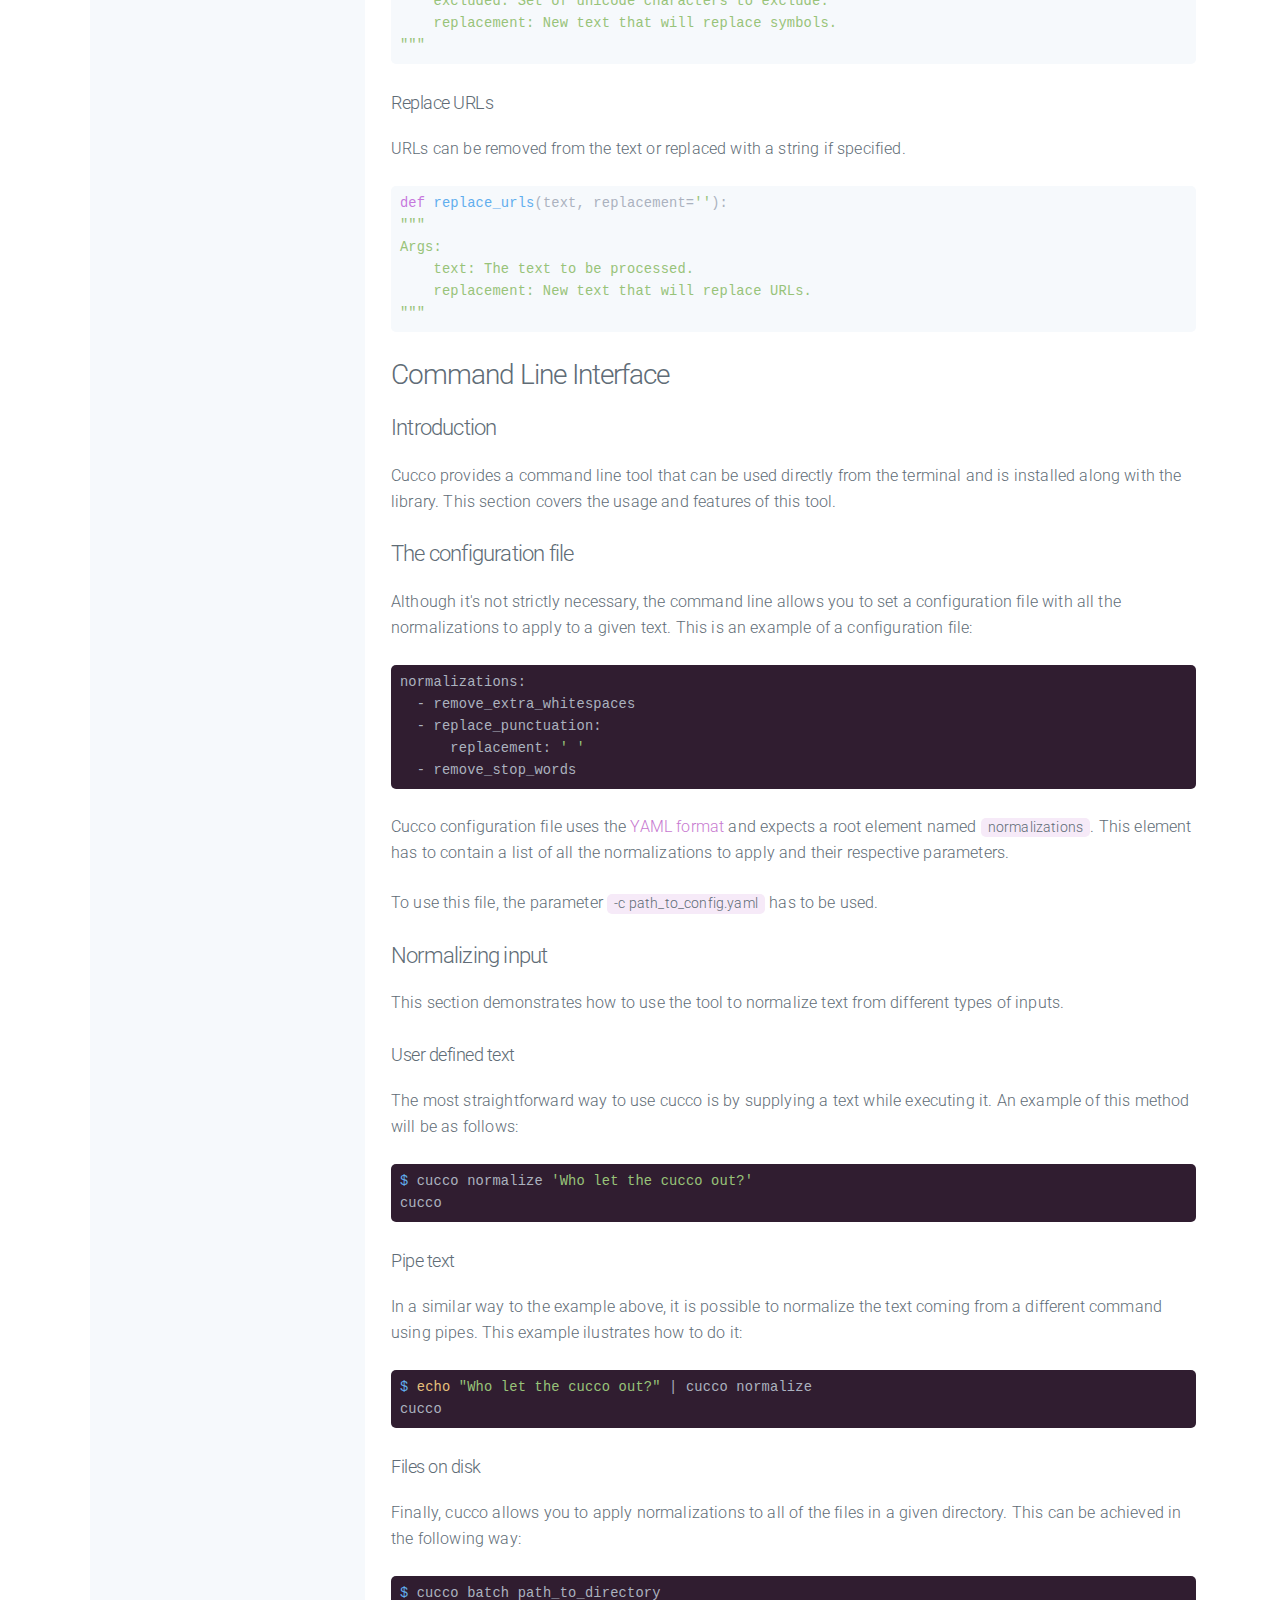
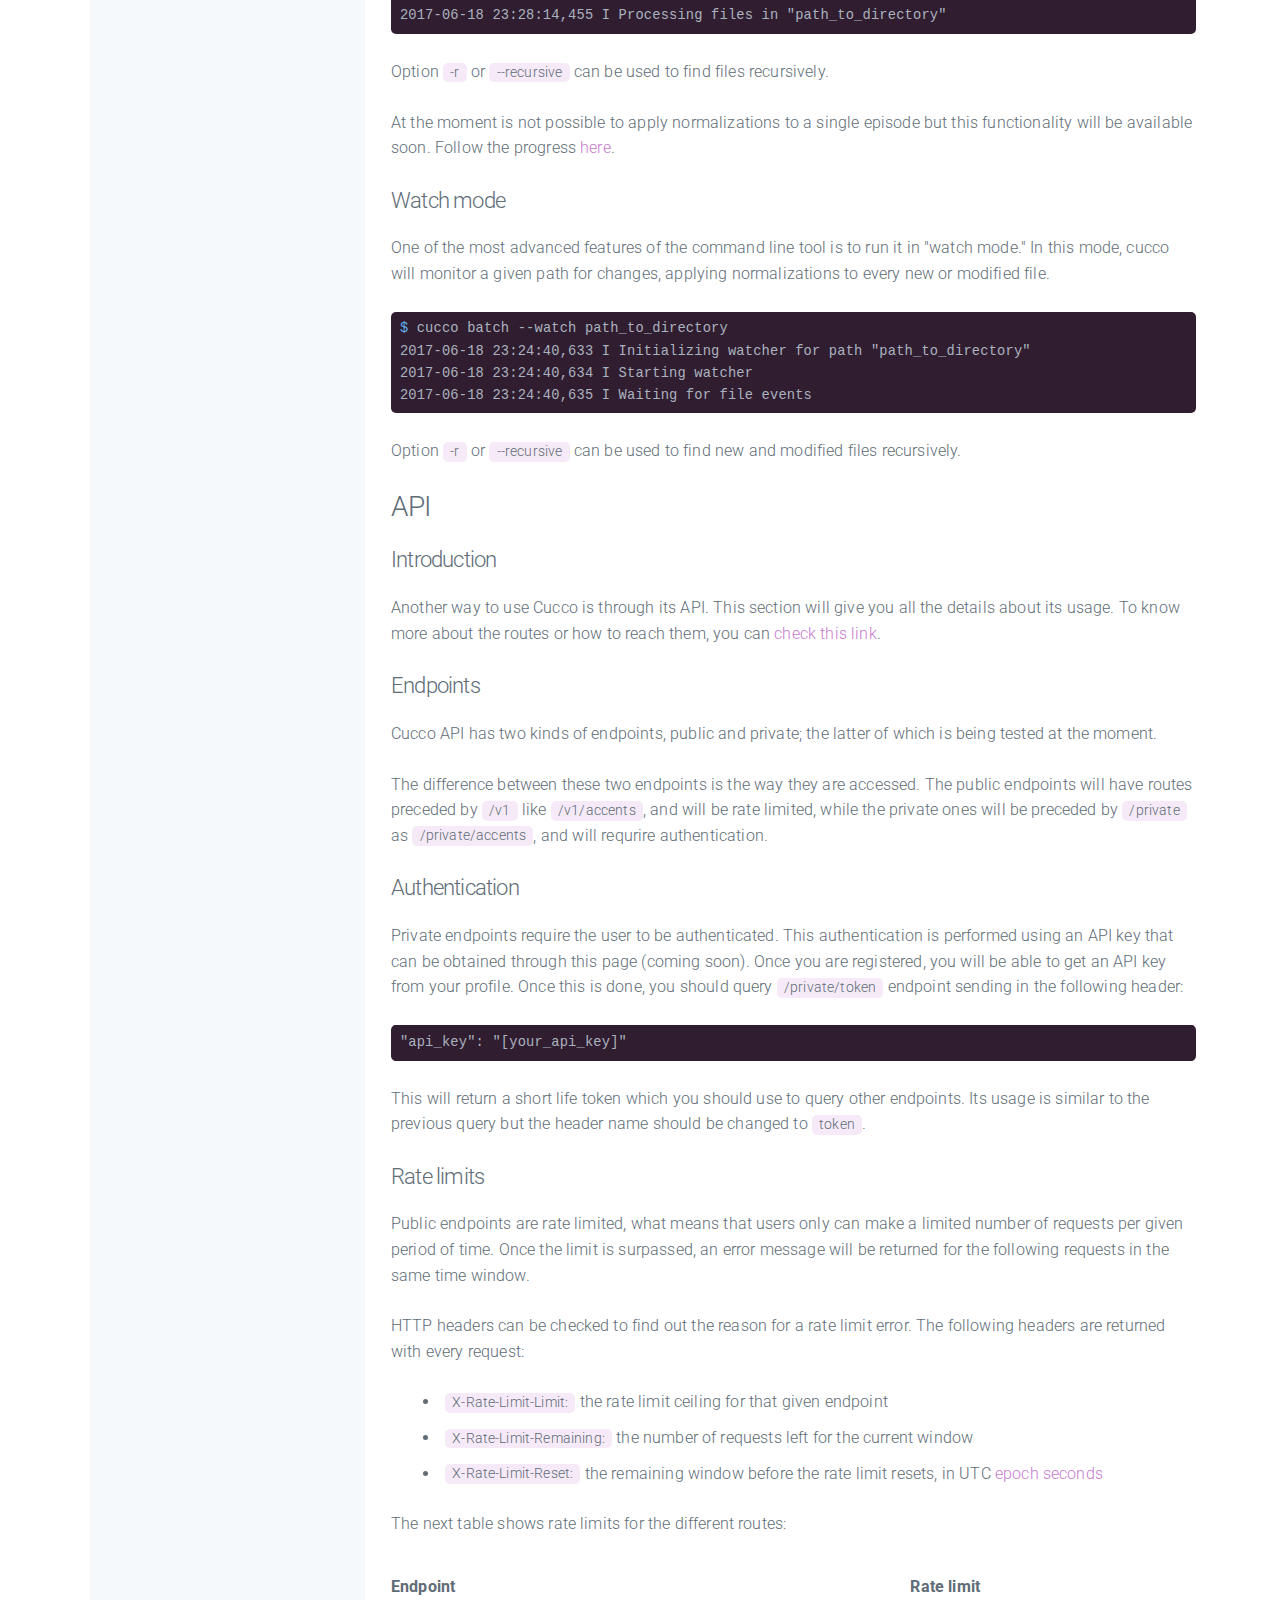
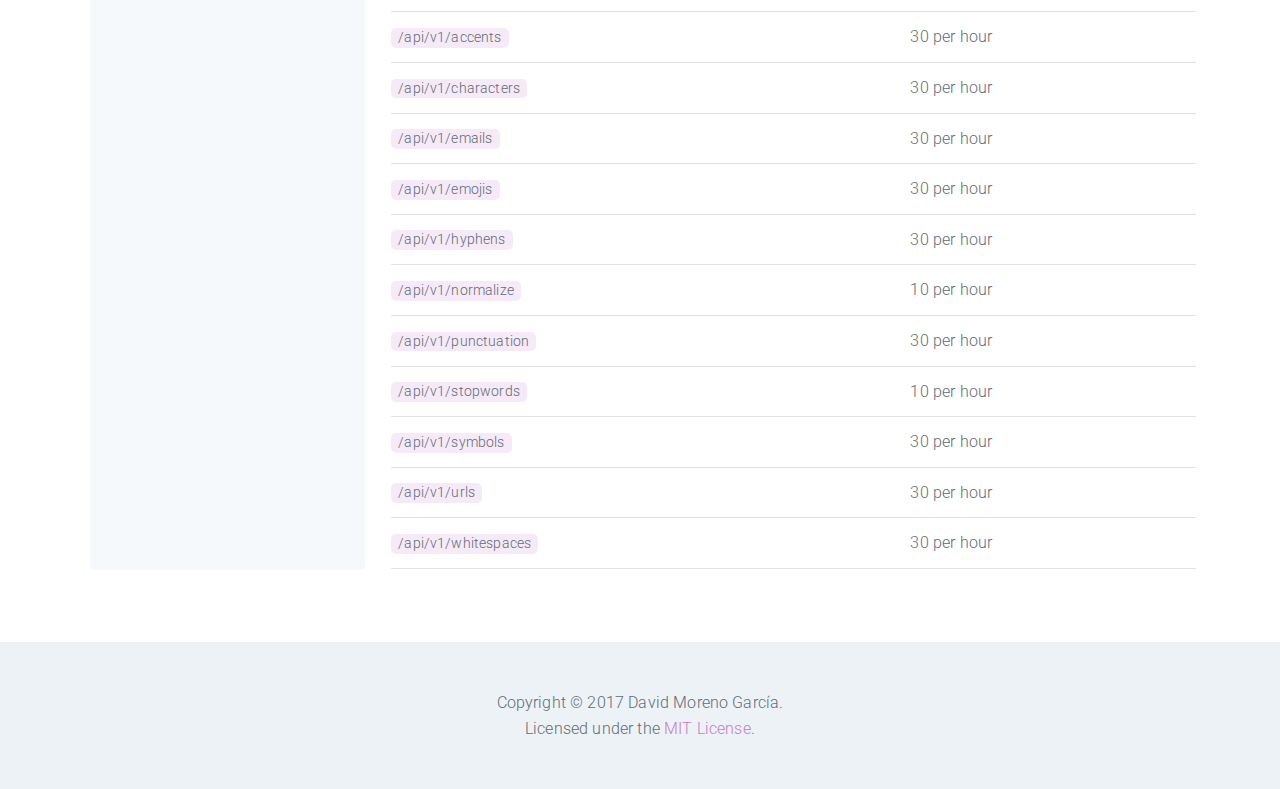
<file: documentation.html>
<!DOCTYPE html>

<html lang="en">
  <head>
    <title>cucco</title>

    <meta charset="utf-8" />
    <meta name="viewport" content="width=device-width, initial-scale=1">

    <meta name="decription" content="Text normalization library for Python">
    <meta name="keywords" content="python,normalization,language,punctuation,library,cucco,text,manipulation">
    <meta name="author" content="David Moreno-García">
    <meta name="theme-color" content="#301d30">

    <link rel="apple-touch-icon" sizes="180x180" href="apple-touch-icon.png">
    <link rel="icon" type="image/png" sizes="32x32" href="favicon-32x32.png">
    <link rel="icon" type="image/png" sizes="16x16" href="favicon-16x16.png">
    <link rel="manifest" href="manifest.json">

    <link rel="stylesheet" type="text/css" href="css/font-awesome.css">
    <link rel="stylesheet" type="text/css" href="css/highlight/atom-one-dark.css">
    <link rel="stylesheet" type="text/css" href="css/main.css">
  </head>

  <body>
    <header>
      <div class="container">
        <div class="row">
          <div class="column">
            <h1><a href="index.html">cucco</a></h1>
          </div>
          <div class="column">
            <nav>
              <i id="hamburger" class="fa fa-bars" aria-hidden="true"></i>
              <ul>
                <li><a href="#">Documentation</a></li>
                <li><a href="api.html">API</a></li>
                <li><a href="support.html">Support</a></li>
                <li><a href="contribute.html">Contribute</a></li>
              </ul>
            </nav>
          </div>
        </div>
      </div>
    </header>

    <section id="hero">
      <span class="background"></span>
      <div class="container">
        <h2>The right place to know more about cucco</h2>
      </div>
    </section>

    <section id="documentation" class="container">
      <div class="row">
        <div class="sidebar column">
          <span>cucco</span>
          <ul>
            <li><a href="#introduction">Introduction</a></li>
            <li><a href="#how-to-install">How to install</a></li>
            <li><a href="#quickstart">Quickstart</a></li>
            <ul>
              <li><a href="#minimal-application">A minimal application</a></li>
              <li><a href="#custom-normalizations">Defining custom normalizations</a></li>
            </ul>
            <li><a href="#normalizations">Normalizations</a></li>
            <ul>
              <li><a href="#norm-accents">Remove accent marks</a></li>
              <li><a href="#norm-whitespaces">Remove white spaces</a></li>
              <li><a href="#norm-stopwords">Remove stop words</a></li>
              <li><a href="#norm-characters">Replace characters</a></li>
              <li><a href="#norm-emails">Replace emails</a></li>
              <li><a href="#norm-emojis">Replace emojis</a></li>
              <li><a href="#norm-hyphens">Replace hyphens</a></li>
              <li><a href="#norm-punctuation">Replace punctuation</a></li>
              <li><a href="#norm-symbols">Replace symbols</a></li>
              <li><a href="#norm-urls">Replace urls</a></li>
            </ul>
          </ul>
          <span>Command line interface</span>
          <ul>
            <li><a href="#cli-introduction">Introduction</a></li>
            <li><a href="#configuration-file">The configuration file</a></li>
            <li><a href="#normalizing">Normalizing input</a></li>
            <ul>
              <li><a href="#user-defined">User defined text</a></li>
              <li><a href="#pipe-text">Pipe text</a></li>
              <li><a href="#files-on-disk">Files on disk</a></li>
            </ul>
            <li><a href="#watch-mode">Watch mode</a></li>
          </ul>
          <span>API</span>
          <ul>
            <li><a href="#api-introduction">Introduction</a></li>
            <li><a href="#endpoints">Endpoints</a></li>
            <li><a href="#authentication">Authentication</a></li>
            <li><a href="#rate-limits">Rate limits</a></li>
          </ul>
        </div>
        <div class="column">
          <section>
            <h3>Cucco</h3>
            <section id="introduction">
              <h4>Introduction</h4>
              <p>Cucco is an easy-to-use text normalization library for Python that allows users to make text more consistent, and therefore makes data easier to process, by removing or replacing accent marks, white spaces, stop words, unnecessary characters and punctuation, and lots more.</p>
            </section>

            <section id="how-to-install">
              <h4>How to install</h4>
              <p>The easiest way to install cucco is by using <em>pip</em>, as you get the latest release version. Simply run the following command:</p>
<pre><code class="shell">$ pip install cucco</code></pre>
              <p>Another way to install cucco is by installing it directly from the code using <em>git</em>. To do this, clone the repository from GitHub and install it like this:</p>
<pre><code class="shell">$ git clone https://github.com/davidmogar/cucco.git
$ cd cucco
$ python setup.py install</code></pre>
              <p>After using either of the two methods, you should now have the latest release version of cucco, ready to use.</p>
            </section>

            <section id="quickstart">
              <h4>Quickstart</h4>
              <p>Using cucco is very simple, which makes it stand out from other normalization tools. To get started, all you need is to have an up-to-date version of cucco installed. Check out the <a href="#how-to-install">How to Install</a> section if you have not done this already.</p>
              <p>The basic idea is that you only have to input the text to be processed, specify the normalizations to apply and receive the text normalized as the output. Let's see some examples.</p>

              <div id="minimal-application">
                <h5>A minimal application</h5>
                <p>You can normalize text within your code using the default settings. In the default mode, punctuation, extra white spaces and symbols are removed. A specified list of English stop words are also removed.</p>
                <p>For example, to apply all normalizations to the text "Who let the cucco out?"":</p>
<pre><code class="python">from cucco import Cucco

cucco = Cucco()
print(cucco.normalize('Who let the cucco out?'))</code></pre>
                <p>The output would be the following, since the punctuation, extra white spaces and the stop words would be removed:</p>
<pre><code class="nohighlight">cucco</code></pre>
              </div>
              <div id="custom-normalizations">
                <h5>Defining custom normalizations</h5>
                <p>To define custom normalizations, you can send a list of normalizations to apply, which will be executed in order.</p>
                <p>For example:</p>
<pre><code class="python">from cucco import Cucco

cucco = Cucco()

normalizations = [
    'remove_extra_whitespaces',
    ('replace_punctuation', {'replacement': ' '})
]

print(cucco.normalize('Who    let   the cucco out?', normalizations))</code></pre>
                <p>In this case, the output would be the following, since only extra white spaces were removed and punctuation is replaced by a white space:</p>
<pre><code class="nohighlight">Who let the cucco out</code></pre>
              </div>
            </section>

            <section id="normalizations">
              <h4>Normalizations</h4>
              <p>Now that you have cucco installed and know the basics of how to process the text, here are a list of the various normalization functions that cucco can do for you.</p>

              <div id="norm-accents">
                <h5>Remove accent marks</h5>
                <p>This function removes accent marks in the text. You can also define accent marks to be excluded  from this effect by setting up a parameter.</p>
<pre class="signature"><code>def remove_accent_marks(text, excluded=None):
"""
Args:
    text: The text to be processed.
    excluded: Set of unicode characters to exclude.
"""</code></pre>
              </div>
              <div id="norm-whitespaces">
                <h5>Remove white spaces</h5>
                <p>This function removes white spaces from the beginning and the end of the string, as well as duplicated white spaces between words.</p>
<pre class="signature"><code>def remove_extra_whitespaces(text):
"""
Args:
    text: The text to be processed.
"""
</code></pre>
              </div>
              <div id="norm-stopwords">
                <h5>Remove stop words</h5>
                <p>Stop words in over 50 languages are supported. The language of stop words to be loaded is specified during instantiation, according to the language code received. You can specify whether to take the letter case into account or not. English is the default language.</p>
<pre class="signature"><code>def remove_stop_words(self, text, ignore_case=True, language=None):
"""
Args:
    text: The text to be processed.
    ignore_case: Whether or not ignore case.
    language: Code of the language to use (defaults to 'en').
"""</code></pre>
              </div>
              <div id="norm-characters">
                <h5>Replace characters</h5>
<pre class="signature"><code>def replace_characters(self, text, characters, replacement=''):
"""
Args:
    text: The text to be processed.
    characters: Characters that will be replaced.
    replacement: New text that will replace the custom characters.
"""</code></pre>
                <p>Specific characters can be removed from the input text or replace them with a specified string.</p>
              </div>
              <div id="norm-emails">
                <h5>Replace emails</h5>
                <p>You can remove email addresses from the input text or replace them with a specified string.</p>
<pre class="signature"><code>def replace_emails(text, replacement=''):
"""
Args:
    text: The text to be processed.
    replacement: New text that will replace email addresses.
"""</code></pre>
              </div>
              <div id="norm-emojis">
                <h5>Replace emojis</h5>
                <p>You can remove emojis, emoticons, or smileys from the input text, or replace them with a specified string.</p>
<pre class="signature"><code>def replace_emojis(text, replacement=''):
"""
Args:
    text: The text to be processed.
    replacement: New text that will replace emojis.
"""</code></pre>
              </div>
              <div id="norm-hyphens">
                <h5>Replace hyphens</h5>
                <p>It's also possible to remove hyphens from the input text or replace them with a white space or a specified string.</p>
<pre class="signature"><code>def replace_hyphens(text, replacement=' '):
"""
Args:
    text: The text to be processed.
    replacement: New text that will replace hyphens.
"""</code></pre>
              </div>
              <div id="norm-punctuation">
                <h5>Replace punctuation</h5>
                <p>Punctuation can be easily removed or replaced with a string if specified.</p>
<pre class="signature"><code>def replace_punctuation(self, text, excluded=None, replacement=''):
"""
Args:
    text: The text to be processed.
    excluded: Set of characters to exclude.
    replacement: New text that will replace punctuation.
"""</code></pre>
              </div>
              <div id="norm-symbols">
                <h5>Replace symbols</h5>
                <p>You can remove symbols from the input text or replace them with a specified string.</p>
<pre class="signature"><code>def replace_symbols(text, form='NFKD', excluded=None, replacement=''):
"""
Args:
    text: The text to be processed.
    form: Unicode form.
    excluded: Set of unicode characters to exclude.
    replacement: New text that will replace symbols.
"""</code></pre>
              </div>
              <div id="norm-urls">
                <h5>Replace URLs</h5>
                <p>URLs can be removed from the text or replaced with a string if specified.</p>
<pre class="signature"><code>def replace_urls(text, replacement=''):
"""
Args:
    text: The text to be processed.
    replacement: New text that will replace URLs.
"""</code></pre>
              </div>
            </section>
          </section>

          <section>
            <h3>Command Line Interface</h3>
            <section id="cli-introduction">
              <h4>Introduction</h4>
              <p>Cucco provides a command line tool that can be used directly from the terminal and is installed along with the library. This section covers the usage and features of this tool.</p>
            </section>

            <section id="configuration-file">
              <h4>The configuration file</h4>
              <p>Although it's not strictly necessary, the command line allows you to set a configuration file with all the normalizations to apply to a given text. This is an example of a configuration file:</p>
<pre><code class="yaml">normalizations:
  - remove_extra_whitespaces
  - replace_punctuation:
      replacement: ' '
  - remove_stop_words</code></pre>
  Cucco configuration file uses the <a href="http://yaml.org/">YAML format</a> and expects a root element named <em>normalizations</em>. This element has to contain a list of all the normalizations to apply and their respective parameters.</p>
              <p>To use this file, the parameter <em>-c path_to_config.yaml</em> has to be used.</p>
            </section>

            <section id="normalizing">
              <h4>Normalizing input</h4>
              <p>This section demonstrates how to use the tool to normalize text from different types of inputs.</p>

              <section id="user-defined">
                <h5>User defined text</h5>
                <p>The most straightforward way to use cucco is by supplying a text while executing it. An example of this method will be as follows:</p>
<pre><code class="shell">$ cucco normalize 'Who let the cucco out?'
cucco</code></pre>
              </section>

              <section id="pipe-text">
                <h5>Pipe text</h5>
                <p>In a similar way to the example above, it is possible to normalize the text coming from a different command using pipes. This example ilustrates how to do it:</p>
<pre><code class="shell">$ echo "Who let the cucco out?" | cucco normalize
cucco</code></pre>
              </section>

              <section id="files-on-disk">
                <h5>Files on disk</h5>
                <p>Finally, cucco allows you to apply normalizations to all of the files in a given directory. This can be achieved in the following way:</p>
<pre><code class="shell">$ cucco batch path_to_directory
2017-06-18 23:28:14,455 I Processing files in "path_to_directory"</code></pre>
<p>Option <em>-r</em> or <em>--recursive</em> can be used to find files recursively.</p>
                <p>At the moment is not possible to apply normalizations to a single episode but this functionality will be available soon. Follow the progress <a href="https://github.com/davidmogar/cucco/issues/42">here</a>.</p>
              </section>
            </section>

            <section id="watch-mode">
              <h4>Watch mode</h4>
              <p>One of the most advanced features of the command line tool is to run it in "watch mode." In this mode, cucco will monitor a given path for changes, applying normalizations to every new or modified file.</p>
<pre><code class="shell">$ cucco batch --watch path_to_directory
2017-06-18 23:24:40,633 I Initializing watcher for path "path_to_directory"
2017-06-18 23:24:40,634 I Starting watcher
2017-06-18 23:24:40,635 I Waiting for file events</code></pre>
              <p>Option <em>-r</em> or <em>--recursive</em> can be used to find new and modified files recursively.</p>
            </section>
          </section>

          <section id="api">
            <h3>API</h3>

            <section id="api-introduction">
              <h4>Introduction</h4>
              <p>Another way to use Cucco is through its API. This section will give you all the details about its usage. To know more about the routes or how to reach them, you can <a href="api.html">check this link</a>.</p>
            </section>

            <section id="endpoints">
              <h4>Endpoints</h4>
              <p>Cucco API has two kinds of endpoints, public and private; the latter of which is being tested at the moment.</p>
              <p>The difference between these two endpoints is the way they are accessed. The public endpoints will have routes preceded by <em>/v1</em> like <em>/v1/accents</em>, and will be rate limited, while the private ones will be preceded by <em>/private</em> as <em>/private/accents</em>, and will requrire authentication.</p>
            </section>

            <section id="authentication">
              <h4>Authentication</h4>
              <p>Private endpoints require the user to be authenticated. This authentication is performed using an API key that can be obtained through this page (coming soon). Once you are registered, you will be able to get an API key from your profile. Once this is done, you should query <em>/private/token</em> endpoint sending in the following header:</p>
<pre><code class="nohighlight">"api_key": "[your_api_key]"</code></pre>
              <p>This will return a short life token which you should use to query other endpoints. Its usage is similar to the previous query but the header name should be changed to <em>token</em>.</p>
            </section>

            <section id="rate-limits">
              <h4>Rate limits</h4>
              <p>Public endpoints are rate limited, what means that users only can make a limited number of requests per given period of time. Once the limit is surpassed, an error message will be returned for the following requests in the same time window.</p>
              <p>HTTP headers can be checked to find out the reason for a rate limit error. The following headers are returned with every request:</p>
              <ul>
                <li><em>X-Rate-Limit-Limit:</em> the rate limit ceiling for that given endpoint</li>
                <li><em>X-Rate-Limit-Remaining:</em> the number of requests left for the current window</li>
                <li><em>X-Rate-Limit-Reset:</em> the remaining window before the rate limit resets, in UTC <a href="https://en.wikipedia.org/wiki/Unix_time">epoch seconds</a></li>
              </ul>

              <p>The next table shows rate limits for the different routes:</p>
              <div class="responsive-table">
                <table>
                  <tr>
                    <th>Endpoint</th>
                    <th>Rate limit</th>
                  </tr>
                  <tr>
                    <td><em>/api/v1/accents</em></td>
                    <td>30 per hour</td>
                  </tr>
                  <tr>
                    <td><em>/api/v1/characters</em></td>
                    <td>30 per hour</td>
                  </tr>
                  <tr>
                    <td><em>/api/v1/emails</em></td>
                    <td>30 per hour</td>
                  </tr>
                  <tr>
                    <td><em>/api/v1/emojis</em></td>
                    <td>30 per hour</td>
                  </tr>
                  <tr>
                    <td><em>/api/v1/hyphens</em></td>
                    <td>30 per hour</td>
                  </tr>
                  <tr>
                    <td><em>/api/v1/normalize</em></td>
                    <td>10 per hour</td>
                  </tr>
                  <tr>
                    <td><em>/api/v1/punctuation</em></td>
                    <td>30 per hour</td>
                  </tr>
                  <tr>
                    <td><em>/api/v1/stopwords</em></td>
                    <td>10 per hour</td>
                  </tr>
                  <tr>
                    <td><em>/api/v1/symbols</em></td>
                    <td>30 per hour</td>
                  </tr>
                  <tr>
                    <td><em>/api/v1/urls</em></td>
                    <td>30 per hour</td>
                  </tr>
                  <tr>
                    <td><em>/api/v1/whitespaces</em></td>
                    <td>30 per hour</td>
                  </tr>
                </table>
              </div>
            </section>
            <section id="authentication"></section>
          </section>
        </div>
      </div>
    </section>

    <i id="go-up" class="fa fa-chevron-up" aria-hidden="true"></i>

    <footer>
      <div class="container">
        <p>Copyright © 2017 David Moreno García.</p>
        <p>Licensed under the <a href="https://github.com/davidmogar/cucco/blob/master/LICENSE">MIT License</a>.</p>
      </div>
    </footer>

    <script src="js/cucco.js"></script>
    <script src="js/highlight.pack.js"></script>
    <script>hljs.initHighlightingOnLoad();</script>
    <!-- Google Analytics -->
    <script>
      window.ga=window.ga||function(){(ga.q=ga.q||[]).push(arguments)};ga.l=+new Date;
      ga('create', 'UA-62590261-4', 'auto');
      ga('send', 'pageview');
      </script>
      <script async src='https://www.google-analytics.com/analytics.js'>
    </script>
    <!-- End Google Analytics -->
  </body>
</html>
</file>
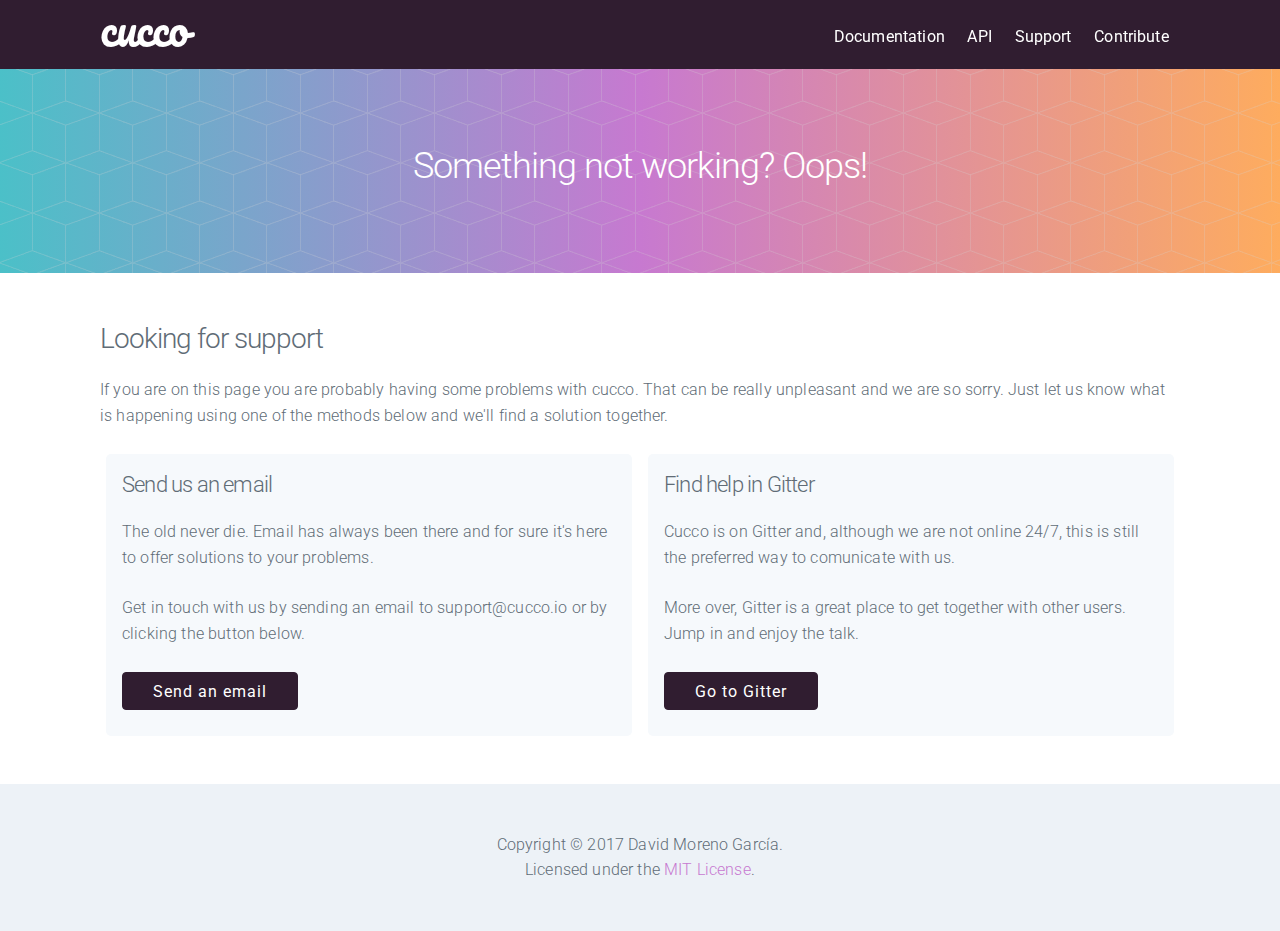
<file: support.html>
<!DOCTYPE html>

<html lang="en">
  <head>
    <title>cucco</title>

    <meta charset="utf-8" />
    <meta name="viewport" content="width=device-width, initial-scale=1">

    <meta name="decription" content="Text normalization library for Python">
    <meta name="keywords" content="python,normalization,language,punctuation,library,cucco,text,manipulation">
    <meta name="author" content="David Moreno-García">
    <meta name="theme-color" content="#301d30">

    <link rel="apple-touch-icon" sizes="180x180" href="apple-touch-icon.png">
    <link rel="icon" type="image/png" sizes="32x32" href="favicon-32x32.png">
    <link rel="icon" type="image/png" sizes="16x16" href="favicon-16x16.png">
    <link rel="manifest" href="manifest.json">

    <link rel="stylesheet" type="text/css" href="css/font-awesome.css">
    <link rel="stylesheet" type="text/css" href="css/highlight/github-gist.css">
    <link rel="stylesheet" type="text/css" href="css/main.css">
  </head>

  <body>
    <header>
      <div class="container">
        <div class="row">
          <div class="column">
            <h1><a href="index.html">cucco</a></h1>
          </div>
          <div class="column">
            <nav>
              <i id="hamburger" class="fa fa-bars" aria-hidden="true"></i>
              <ul>
                <li><a href="documentation.html">Documentation</a></li>
                <li><a href="api.html">API</a></li>
                <li><a href="#">Support</a></li>
                <li><a href="contribute.html">Contribute</a></li>
              </ul>
            </nav>
          </div>
        </div>
      </div>
    </header>

    <section id="hero">
      <span class="background"></span>
      <div class="container">
        <h2>Something not working? Oops!</h2>
      </div>
    </section>

    <section id="support" class="container">
      <h3>Looking for support</h3>
      <p>If you are on this page you are probably having some problems with cucco. That can be really unpleasant and we are so sorry. Just let us know what is happening using one of the methods below and we'll find a solution together.</p>

      <div class="row">
        <div class="box column">
          <h4>Send us an email</h4>
          <p>The old never die. Email has always been there and for sure it's here to offer solutions to your problems.</p>
          <p>Get in touch with us by sending an email to support@cucco.io or by clicking the button below.</p>
          <a class="button" href="mailto:support@cucco.io">Send an email</a>
        </div>
        <div class="box column">
          <h4>Find help in Gitter</h4>
          <p>Cucco is on Gitter and, although we are not online 24/7, this is still the preferred way to comunicate with us.</p>
          <p>More over, Gitter is a great place to get together with other users. Jump in and enjoy the talk.</p>
          <a class="button" target="_blank" href="https://gitter.im/davidmogar/cucco">Go to Gitter</a>
        </div>
      </div>
    </section>

    <footer>
      <div class="container">
        <p>Copyright © 2017 David Moreno García.</p>
        <p>Licensed under the <a href="https://github.com/davidmogar/cucco/blob/master/LICENSE">MIT License</a>.</p>
      </div>
    </footer>

    <script src="js/cucco.js"></script>
    <!-- Google Analytics -->
    <script>
      window.ga=window.ga||function(){(ga.q=ga.q||[]).push(arguments)};ga.l=+new Date;
      ga('create', 'UA-62590261-4', 'auto');
      ga('send', 'pageview');
      </script>
      <script async src='https://www.google-analytics.com/analytics.js'>
    </script>
    <!-- End Google Analytics -->
  </body>
</html>
</file>
<file: css/highlight/github-gist.css>
/**
 * GitHub Gist Theme
 * Author : Louis Barranqueiro - https://github.com/LouisBarranqueiro
 */

.hljs {
  display: block;
  background: white;
  padding: 0.5em;
  color: #333333;
  overflow-x: auto;
}

.hljs-comment,
.hljs-meta {
  color: #969896;
}

.hljs-string,
.hljs-variable,
.hljs-template-variable,
.hljs-strong,
.hljs-emphasis,
.hljs-quote {
  color: #df5000;
}

.hljs-keyword,
.hljs-selector-tag,
.hljs-type {
  color: #a71d5d;
}

.hljs-literal,
.hljs-symbol,
.hljs-bullet,
.hljs-attribute {
  color: #0086b3;
}

.hljs-section,
.hljs-name {
  color: #63a35c;
}

.hljs-tag {
  color: #333333;
}

.hljs-title,
.hljs-attr,
.hljs-selector-id,
.hljs-selector-class,
.hljs-selector-attr,
.hljs-selector-pseudo {
  color: #795da3;
}

.hljs-addition {
  color: #55a532;
  background-color: #eaffea;
}

.hljs-deletion {
  color: #bd2c00;
  background-color: #ffecec;
}

.hljs-link {
  text-decoration: underline;
}
</file>
<file: css/highlight/atom-one-dark.css>
/*

Atom One Dark by Daniel Gamage
Original One Dark Syntax theme from https://github.com/atom/one-dark-syntax

base:    #282c34
mono-1:  #abb2bf
mono-2:  #818896
mono-3:  #5c6370
hue-1:   #56b6c2
hue-2:   #61aeee
hue-3:   #c678dd
hue-4:   #98c379
hue-5:   #e06c75
hue-5-2: #be5046
hue-6:   #d19a66
hue-6-2: #e6c07b

*/

.hljs {
  display: block;
  overflow-x: auto;
  padding: 0.5em;
  color: #abb2bf;
  background: #282c34;
}

.hljs-comment,
.hljs-quote {
  color: #5c6370;
  font-style: italic;
}

.hljs-doctag,
.hljs-keyword,
.hljs-formula {
  color: #c678dd;
}

.hljs-section,
.hljs-name,
.hljs-selector-tag,
.hljs-deletion,
.hljs-subst {
  color: #e06c75;
}

.hljs-literal {
  color: #56b6c2;
}

.hljs-string,
.hljs-regexp,
.hljs-addition,
.hljs-attribute,
.hljs-meta-string {
  color: #98c379;
}

.hljs-built_in,
.hljs-class .hljs-title {
  color: #e6c07b;
}

.hljs-attr,
.hljs-variable,
.hljs-template-variable,
.hljs-type,
.hljs-selector-class,
.hljs-selector-attr,
.hljs-selector-pseudo,
.hljs-number {
  color: #d19a66;
}

.hljs-symbol,
.hljs-bullet,
.hljs-link,
.hljs-meta,
.hljs-selector-id,
.hljs-title {
  color: #61aeee;
}

.hljs-emphasis {
  font-style: italic;
}

.hljs-strong {
  font-weight: bold;
}

.hljs-link {
  text-decoration: underline;
}
</file>
<file: css/main.css>
/*! normalize.css v7.0.0 | MIT License | github.com/necolas/normalize.css */
/* Document
   ========================================================================== */
/**
 * 1. Correct the line height in all browsers.
 * 2. Prevent adjustments of font size after orientation changes in
 *    IE on Windows Phone and in iOS.
 */
@import url("https://fonts.googleapis.com/css?family=Pacifico|Roboto:100,300,400,700");
html {
  line-height: 1.15;
  /* 1 */
  -ms-text-size-adjust: 100%;
  /* 2 */
  -webkit-text-size-adjust: 100%;
  /* 2 */ }

/* Sections
   ========================================================================== */
/**
 * Remove the margin in all browsers (opinionated).
 */
body {
  margin: 0; }

/**
 * Add the correct display in IE 9-.
 */
article,
aside,
footer,
header,
nav,
section {
  display: block; }

/**
 * Correct the font size and margin on `h1` elements within `section` and
 * `article` contexts in Chrome, Firefox, and Safari.
 */
h1 {
  font-size: 2em;
  margin: 0.67em 0; }

/* Grouping content
   ========================================================================== */
/**
 * Add the correct display in IE 9-.
 * 1. Add the correct display in IE.
 */
figcaption,
figure,
main {
  /* 1 */
  display: block; }

/**
 * Add the correct margin in IE 8.
 */
figure {
  margin: 1em 40px; }

/**
 * 1. Add the correct box sizing in Firefox.
 * 2. Show the overflow in Edge and IE.
 */
hr {
  box-sizing: content-box;
  /* 1 */
  height: 0;
  /* 1 */
  overflow: visible;
  /* 2 */ }

/**
 * 1. Correct the inheritance and scaling of font size in all browsers.
 * 2. Correct the odd `em` font sizing in all browsers.
 */
pre {
  font-family: monospace, monospace;
  /* 1 */
  font-size: 1em;
  /* 2 */ }

/* Text-level semantics
   ========================================================================== */
/**
 * 1. Remove the gray background on active links in IE 10.
 * 2. Remove gaps in links underline in iOS 8+ and Safari 8+.
 */
a {
  background-color: transparent;
  /* 1 */
  -webkit-text-decoration-skip: objects;
  /* 2 */ }

/**
 * 1. Remove the bottom border in Chrome 57- and Firefox 39-.
 * 2. Add the correct text decoration in Chrome, Edge, IE, Opera, and Safari.
 */
abbr[title] {
  border-bottom: none;
  /* 1 */
  text-decoration: underline;
  /* 2 */
  text-decoration: underline dotted;
  /* 2 */ }

/**
 * Prevent the duplicate application of `bolder` by the next rule in Safari 6.
 */
b,
strong {
  font-weight: inherit; }

/**
 * Add the correct font weight in Chrome, Edge, and Safari.
 */
b,
strong {
  font-weight: bolder; }

/**
 * 1. Correct the inheritance and scaling of font size in all browsers.
 * 2. Correct the odd `em` font sizing in all browsers.
 */
code,
kbd,
samp {
  font-family: monospace, monospace;
  /* 1 */
  font-size: 1em;
  /* 2 */ }

/**
 * Add the correct font style in Android 4.3-.
 */
dfn {
  font-style: italic; }

/**
 * Add the correct background and color in IE 9-.
 */
mark {
  background-color: #ff0;
  color: #000; }

/**
 * Add the correct font size in all browsers.
 */
small {
  font-size: 80%; }

/**
 * Prevent `sub` and `sup` elements from affecting the line height in
 * all browsers.
 */
sub,
sup {
  font-size: 75%;
  line-height: 0;
  position: relative;
  vertical-align: baseline; }

sub {
  bottom: -0.25em; }

sup {
  top: -0.5em; }

/* Embedded content
   ========================================================================== */
/**
 * Add the correct display in IE 9-.
 */
audio,
video {
  display: inline-block; }

/**
 * Add the correct display in iOS 4-7.
 */
audio:not([controls]) {
  display: none;
  height: 0; }

/**
 * Remove the border on images inside links in IE 10-.
 */
img {
  border-style: none; }

/**
 * Hide the overflow in IE.
 */
svg:not(:root) {
  overflow: hidden; }

/* Forms
   ========================================================================== */
/**
 * 1. Change the font styles in all browsers (opinionated).
 * 2. Remove the margin in Firefox and Safari.
 */
button,
input,
optgroup,
select,
textarea {
  font-family: sans-serif;
  /* 1 */
  font-size: 100%;
  /* 1 */
  line-height: 1.15;
  /* 1 */
  margin: 0;
  /* 2 */ }

/**
 * Show the overflow in IE.
 * 1. Show the overflow in Edge.
 */
button,
input {
  /* 1 */
  overflow: visible; }

/**
 * Remove the inheritance of text transform in Edge, Firefox, and IE.
 * 1. Remove the inheritance of text transform in Firefox.
 */
button,
select {
  /* 1 */
  text-transform: none; }

/**
 * 1. Prevent a WebKit bug where (2) destroys native `audio` and `video`
 *    controls in Android 4.
 * 2. Correct the inability to style clickable types in iOS and Safari.
 */
button,
html [type="button"],
[type="reset"],
[type="submit"] {
  -webkit-appearance: button;
  /* 2 */ }

/**
 * Remove the inner border and padding in Firefox.
 */
button::-moz-focus-inner,
[type="button"]::-moz-focus-inner,
[type="reset"]::-moz-focus-inner,
[type="submit"]::-moz-focus-inner {
  border-style: none;
  padding: 0; }

/**
 * Restore the focus styles unset by the previous rule.
 */
button:-moz-focusring,
[type="button"]:-moz-focusring,
[type="reset"]:-moz-focusring,
[type="submit"]:-moz-focusring {
  outline: 1px dotted ButtonText; }

/**
 * Correct the padding in Firefox.
 */
fieldset {
  padding: 0.35em 0.75em 0.625em; }

/**
 * 1. Correct the text wrapping in Edge and IE.
 * 2. Correct the color inheritance from `fieldset` elements in IE.
 * 3. Remove the padding so developers are not caught out when they zero out
 *    `fieldset` elements in all browsers.
 */
legend {
  box-sizing: border-box;
  /* 1 */
  color: inherit;
  /* 2 */
  display: table;
  /* 1 */
  max-width: 100%;
  /* 1 */
  padding: 0;
  /* 3 */
  white-space: normal;
  /* 1 */ }

/**
 * 1. Add the correct display in IE 9-.
 * 2. Add the correct vertical alignment in Chrome, Firefox, and Opera.
 */
progress {
  display: inline-block;
  /* 1 */
  vertical-align: baseline;
  /* 2 */ }

/**
 * Remove the default vertical scrollbar in IE.
 */
textarea {
  overflow: auto; }

/**
 * 1. Add the correct box sizing in IE 10-.
 * 2. Remove the padding in IE 10-.
 */
[type="checkbox"],
[type="radio"] {
  box-sizing: border-box;
  /* 1 */
  padding: 0;
  /* 2 */ }

/**
 * Correct the cursor style of increment and decrement buttons in Chrome.
 */
[type="number"]::-webkit-inner-spin-button,
[type="number"]::-webkit-outer-spin-button {
  height: auto; }

/**
 * 1. Correct the odd appearance in Chrome and Safari.
 * 2. Correct the outline style in Safari.
 */
[type="search"] {
  -webkit-appearance: textfield;
  /* 1 */
  outline-offset: -2px;
  /* 2 */ }

/**
 * Remove the inner padding and cancel buttons in Chrome and Safari on macOS.
 */
[type="search"]::-webkit-search-cancel-button,
[type="search"]::-webkit-search-decoration {
  -webkit-appearance: none; }

/**
 * 1. Correct the inability to style clickable types in iOS and Safari.
 * 2. Change font properties to `inherit` in Safari.
 */
::-webkit-file-upload-button {
  -webkit-appearance: button;
  /* 1 */
  font: inherit;
  /* 2 */ }

/* Interactive
   ========================================================================== */
/*
 * Add the correct display in IE 9-.
 * 1. Add the correct display in Edge, IE, and Firefox.
 */
details,
menu {
  display: block; }

/*
 * Add the correct display in all browsers.
 */
summary {
  display: list-item; }

/* Scripting
   ========================================================================== */
/**
 * Add the correct display in IE 9-.
 */
canvas {
  display: inline-block; }

/**
 * Add the correct display in IE.
 */
template {
  display: none; }

/* Hidden
   ========================================================================== */
/**
 * Add the correct display in IE 10-.
 */
[hidden] {
  display: none; }

body {
  color: #606c76;
  font-family: 'Roboto', sans-serif; }

h1 {
  font-family: 'Pacifico', cursive; }

h1, h2, h3, h4, h5 {
  word-break: break-all; }

.gradient {
  color: #c779d0;
  background-image: linear-gradient(to right, #4bc0c8, #c779d0, #feac5e);
  -webkit-background-clip: text;
  -webkit-text-fill-color: transparent; }

/*!
 * Milligram v1.3.0
 * https://milligram.github.io
 *
 * Copyright (c) 2017 CJ Patoilo
 * Licensed under the MIT license
 */
*, *:after, *:before {
  box-sizing: inherit; }

html {
  box-sizing: border-box;
  font-size: 62.5%; }

body {
  color: #606c76;
  font-family: 'Roboto', 'Helvetica Neue', 'Helvetica', 'Arial', sans-serif;
  font-size: 1.6em;
  font-weight: 300;
  letter-spacing: .01em;
  line-height: 1.6; }

blockquote {
  border-left: 0.3rem solid #d1d1d1;
  margin-left: 0;
  margin-right: 0;
  padding: 1rem 1.5rem; }

blockquote *:last-child {
  margin-bottom: 0; }

.button, button, input[type='button'], input[type='reset'], input[type='submit'] {
  background-color: #9b4dca;
  border: 0.1rem solid #9b4dca;
  border-radius: .4rem;
  color: #fff;
  cursor: pointer;
  display: inline-block;
  font-size: 1.1rem;
  font-weight: 700;
  height: 3.8rem;
  letter-spacing: .1rem;
  line-height: 3.8rem;
  padding: 0 3.0rem;
  text-align: center;
  text-decoration: none;
  text-transform: uppercase;
  white-space: nowrap; }

.button:focus, .button:hover, button:focus, button:hover, input[type='button']:focus, input[type='button']:hover, input[type='reset']:focus, input[type='reset']:hover, input[type='submit']:focus, input[type='submit']:hover {
  background-color: #606c76;
  border-color: #606c76;
  color: #fff;
  outline: 0; }

.button[disabled], button[disabled], input[type='button'][disabled], input[type='reset'][disabled], input[type='submit'][disabled] {
  cursor: default;
  opacity: .5; }

.button[disabled]:focus, .button[disabled]:hover, button[disabled]:focus, button[disabled]:hover, input[type='button'][disabled]:focus, input[type='button'][disabled]:hover, input[type='reset'][disabled]:focus, input[type='reset'][disabled]:hover, input[type='submit'][disabled]:focus, input[type='submit'][disabled]:hover {
  background-color: #9b4dca;
  border-color: #9b4dca; }

.button.button-outline, button.button-outline, input[type='button'].button-outline, input[type='reset'].button-outline, input[type='submit'].button-outline {
  background-color: transparent;
  color: #9b4dca; }

.button.button-outline:focus, .button.button-outline:hover, button.button-outline:focus, button.button-outline:hover, input[type='button'].button-outline:focus, input[type='button'].button-outline:hover, input[type='reset'].button-outline:focus, input[type='reset'].button-outline:hover, input[type='submit'].button-outline:focus, input[type='submit'].button-outline:hover {
  background-color: transparent;
  border-color: #606c76;
  color: #606c76; }

.button.button-outline[disabled]:focus, .button.button-outline[disabled]:hover, button.button-outline[disabled]:focus, button.button-outline[disabled]:hover, input[type='button'].button-outline[disabled]:focus, input[type='button'].button-outline[disabled]:hover, input[type='reset'].button-outline[disabled]:focus, input[type='reset'].button-outline[disabled]:hover, input[type='submit'].button-outline[disabled]:focus, input[type='submit'].button-outline[disabled]:hover {
  border-color: inherit;
  color: #9b4dca; }

.button.button-clear, button.button-clear, input[type='button'].button-clear, input[type='reset'].button-clear, input[type='submit'].button-clear {
  background-color: transparent;
  border-color: transparent;
  color: #9b4dca; }

.button.button-clear:focus, .button.button-clear:hover, button.button-clear:focus, button.button-clear:hover, input[type='button'].button-clear:focus, input[type='button'].button-clear:hover, input[type='reset'].button-clear:focus, input[type='reset'].button-clear:hover, input[type='submit'].button-clear:focus, input[type='submit'].button-clear:hover {
  background-color: transparent;
  border-color: transparent;
  color: #606c76; }

.button.button-clear[disabled]:focus, .button.button-clear[disabled]:hover, button.button-clear[disabled]:focus, button.button-clear[disabled]:hover, input[type='button'].button-clear[disabled]:focus, input[type='button'].button-clear[disabled]:hover, input[type='reset'].button-clear[disabled]:focus, input[type='reset'].button-clear[disabled]:hover, input[type='submit'].button-clear[disabled]:focus, input[type='submit'].button-clear[disabled]:hover {
  color: #9b4dca; }

code {
  background: #f4f5f6;
  border-radius: .4rem;
  font-size: 86%;
  margin: 0 .2rem;
  padding: .2rem .5rem;
  white-space: nowrap; }

pre {
  background: #f4f5f6;
  border-left: 0.3rem solid #9b4dca;
  overflow-y: hidden; }

pre > code {
  border-radius: 0;
  display: block;
  padding: 1rem 1.5rem;
  white-space: pre; }

hr {
  border: 0;
  border-top: 0.1rem solid #f4f5f6;
  margin: 3.0rem 0; }

input[type='email'], input[type='number'], input[type='password'], input[type='search'], input[type='tel'], input[type='text'], input[type='url'], textarea, select {
  -webkit-appearance: none;
  -moz-appearance: none;
  appearance: none;
  background-color: transparent;
  border: 0.1rem solid #d1d1d1;
  border-radius: .4rem;
  box-shadow: none;
  box-sizing: inherit;
  height: 3.8rem;
  padding: .6rem 1.0rem;
  width: 100%; }

input[type='email']:focus, input[type='number']:focus, input[type='password']:focus, input[type='search']:focus, input[type='tel']:focus, input[type='text']:focus, input[type='url']:focus, textarea:focus, select:focus {
  border-color: #9b4dca;
  outline: 0; }

select {
  background: url('data:image/svg+xml;utf8,<svg xmlns="http://www.w3.org/2000/svg" height="14" viewBox="0 0 29 14" width="29"><path fill="#d1d1d1" d="M9.37727 3.625l5.08154 6.93523L19.54036 3.625"/></svg>') center right no-repeat;
  padding-right: 3.0rem; }

select:focus {
  background-image: url('data:image/svg+xml;utf8,<svg xmlns="http://www.w3.org/2000/svg" height="14" viewBox="0 0 29 14" width="29"><path fill="#9b4dca" d="M9.37727 3.625l5.08154 6.93523L19.54036 3.625"/></svg>'); }

textarea {
  min-height: 6.5rem; }

label, legend {
  display: block;
  font-size: 1.6rem;
  font-weight: 700;
  margin-bottom: .5rem; }

fieldset {
  border-width: 0;
  padding: 0; }

input[type='checkbox'], input[type='radio'] {
  display: inline; }

.label-inline {
  display: inline-block;
  font-weight: normal;
  margin-left: .5rem; }

.container {
  margin: 0 auto;
  max-width: 112.0rem;
  padding: 0 2.0rem;
  position: relative;
  width: 100%; }

.row {
  display: flex;
  flex-direction: column;
  padding: 0;
  width: 100%; }

.row.row-no-padding {
  padding: 0; }

.row.row-no-padding > .column {
  padding: 0; }

.row.row-wrap {
  flex-wrap: wrap; }

.row.row-top {
  align-items: flex-start; }

.row.row-bottom {
  align-items: flex-end; }

.row.row-center {
  align-items: center; }

.row.row-stretch {
  align-items: stretch; }

.row.row-baseline {
  align-items: baseline; }

.row .column {
  display: block;
  flex: 1 1 auto;
  margin-left: 0;
  max-width: 100%;
  width: 100%; }

.row .column.column-offset-10 {
  margin-left: 10%; }

.row .column.column-offset-20 {
  margin-left: 20%; }

.row .column.column-offset-25 {
  margin-left: 25%; }

.row .column.column-offset-33, .row .column.column-offset-34 {
  margin-left: 33.3333%; }

.row .column.column-offset-50 {
  margin-left: 50%; }

.row .column.column-offset-66, .row .column.column-offset-67 {
  margin-left: 66.6666%; }

.row .column.column-offset-75 {
  margin-left: 75%; }

.row .column.column-offset-80 {
  margin-left: 80%; }

.row .column.column-offset-90 {
  margin-left: 90%; }

.row .column.column-10 {
  flex: 0 0 10%;
  max-width: 10%; }

.row .column.column-20 {
  flex: 0 0 20%;
  max-width: 20%; }

.row .column.column-25 {
  flex: 0 0 25%;
  max-width: 25%; }

.row .column.column-33, .row .column.column-34 {
  flex: 0 0 33.3333%;
  max-width: 33.3333%; }

.row .column.column-40 {
  flex: 0 0 40%;
  max-width: 40%; }

.row .column.column-50 {
  flex: 0 0 50%;
  max-width: 50%; }

.row .column.column-60 {
  flex: 0 0 60%;
  max-width: 60%; }

.row .column.column-66, .row .column.column-67 {
  flex: 0 0 66.6666%;
  max-width: 66.6666%; }

.row .column.column-75 {
  flex: 0 0 75%;
  max-width: 75%; }

.row .column.column-80 {
  flex: 0 0 80%;
  max-width: 80%; }

.row .column.column-90 {
  flex: 0 0 90%;
  max-width: 90%; }

.row .column .column-top {
  align-self: flex-start; }

.row .column .column-bottom {
  align-self: flex-end; }

.row .column .column-center {
  -ms-grid-row-align: center;
  align-self: center; }

@media (min-width: 40rem) {
  .row {
    flex-direction: row;
    margin-left: -1.0rem;
    width: calc(100% + 2.0rem); }

  .row .column {
    margin-bottom: inherit;
    padding: 0 1.0rem; } }
a {
  color: #9b4dca;
  text-decoration: none; }

a:focus, a:hover {
  color: #606c76; }

dl, ol, ul {
  list-style: none;
  margin-top: 0;
  padding-left: 0; }

dl dl, dl ol, dl ul, ol dl, ol ol, ol ul, ul dl, ul ol, ul ul {
  font-size: 90%;
  margin: 1.5rem 0 1.5rem 3.0rem; }

ol {
  list-style: decimal inside; }

ul {
  list-style: circle inside; }

.button, button, dd, dt, li {
  margin-bottom: 1.0rem; }

fieldset, input, select, textarea {
  margin-bottom: 1.5rem; }

blockquote, dl, figure, form, ol, p, pre, table, ul {
  margin-bottom: 2.5rem; }

table {
  border-spacing: 0;
  width: 100%; }

td, th {
  border-bottom: 0.1rem solid #e1e1e1;
  padding: 1.2rem 1.5rem;
  text-align: left; }

td:first-child, th:first-child {
  padding-left: 0; }

td:last-child, th:last-child {
  padding-right: 0; }

b, strong {
  font-weight: bold; }

p {
  margin-top: 0; }

h1, h2, h3, h4, h5, h6 {
  font-weight: 300;
  letter-spacing: -.1rem;
  margin-bottom: 2.0rem;
  margin-top: 0; }

h1 {
  font-size: 4.6rem;
  line-height: 1.2; }

h2 {
  font-size: 3.6rem;
  line-height: 1.25; }

h3 {
  font-size: 2.8rem;
  line-height: 1.3; }

h4 {
  font-size: 2.2rem;
  letter-spacing: -.08rem;
  line-height: 1.35; }

h5 {
  font-size: 1.8rem;
  letter-spacing: -.05rem;
  line-height: 1.5; }

h6 {
  font-size: 1.6rem;
  letter-spacing: 0;
  line-height: 1.4; }

img {
  max-width: 100%; }

.clearfix:after {
  clear: both;
  content: ' ';
  display: table; }

.float-left {
  float: left; }

.float-right {
  float: right; }

/*# sourceMappingURL=milligram.min.css.map */
.alerts {
  margin: 0 auto 2em;
  max-width: 40em;
  text-align: center; }

.alert {
  background-color: #f6eaf8;
  border-radius: 5px;
  display: inline-block;
  font-size: 0.9em;
  font-style: normal;
  list-style: none;
  margin: 0;
  padding: 0.5em 1em; }

.box.column {
  background-color: #f6f9fc;
  border-radius: 5px;
  padding: 1em; }
  .box.column:first-of-type {
    margin-bottom: 2em; }

@media (min-width: 640px) {
  .box.column:nth-of-type(1) {
    margin-bottom: 0;
    margin: 0 1em; }
  .box.column:nth-of-type(2) {
    margin-right: 1em; } }
.codebox {
  background: white;
  box-shadow: 0 4px 20px 1px rgba(96, 108, 118, 0.125);
  padding: 1em; }
  .codebox pre {
    background: transparent;
    border-left: none;
    margin: 0.5em 0; }

.button, input[type='submit'] {
  background-color: #301d30;
  border-color: #301d30;
  color: white;
  font-family: 'Roboto', sans-serif;
  font-size: 1em;
  font-weight: normal;
  text-transform: none; }
  .button:active, .button:hover, .button:link, .button:visited, input[type='submit']:active, input[type='submit']:hover, input[type='submit']:link, input[type='submit']:visited {
    color: white; }
  .button:active, input[type='submit']:active {
    background-color: #301d30; }
  .button:hover, input[type='submit']:hover {
    background-color: #402740;
    border-color: #402740; }

em {
  background-color: #f6eaf8;
  word-break: break-all;
  border-radius: 5px;
  font-size: 0.9em;
  font-style: normal;
  padding: 0.1em 0.5em; }

form {
  margin-bottom: 0; }
  form input[type='password'], form input[type='text'] {
    background-color: white;
    font-family: 'Roboto', sans-serif; }
    form input[type='password']:focus, form input[type='text']:focus {
      border-color: #301d30; }
  form label {
    font-family: 'Roboto', sans-serif;
    font-weight: 400; }
  form ul.errors li {
    color: #ff5858;
    list-style: none;
    margin-left: 0; }

#go-up {
  background-color: #301d30;
  border-top-left-radius: 5px;
  border-top-right-radius: 5px;
  bottom: -5em;
  color: white;
  cursor: pointer;
  font-size: 1.8em;
  left: 50%;
  margin-bottom: 0;
  padding: 0.2em 1em;
  position: fixed;
  transition: bottom 1s ease-in-out;
  -moz-transform: translate(-50%, 0);
  -o-transform: translate(-50%, 0);
  -ms-transform: translate(-50%, 0);
  -webkit-transform: translate(-50%, 0);
  transform: translate(-50%, 0); }
  #go-up.visible {
    bottom: 0; }

.fa {
  color: #301d30;
  font-size: 3em;
  margin-bottom: 0.5em; }

a {
  text-decoration: none; }
  a:active, a:hover, a:link, a:visited {
    color: #c779d0; }

ul li {
  list-style-type: disc;
  margin-left: 2em; }

nav {
  height: 0;
  overflow: hidden; }
  nav.expanded {
    height: auto; }
  nav ul {
    list-style: none;
    margin: 0;
    padding: 0; }
    nav ul li {
      display: block;
      margin: 0 0 0 -4px; }
      nav ul li a {
        display: block;
        font-weight: 400;
        padding-bottom: 1em; }
        nav ul li a, nav ul li a:active, nav ul li a:hover, nav ul li a:link, nav ul li a:visited {
          color: white; }
  nav .fa.fa-bars {
    color: white;
    cursor: pointer;
    font-size: 1.5em;
    position: absolute;
    right: 1em;
    top: 1em;
    -webkit-touch-callout: none;
    -webkit-user-select: none;
    -moz-user-select: none;
    -ms-user-select: none;
    user-select: none; }

@media (min-width: 640px) {
  nav {
    height: auto;
    margin-top: 1.5em;
    overflow: visible;
    text-align: right; }
    nav ul > li {
      display: inline-block;
      padding: 0 0.7em; }
    nav a:hover {
      position: relative; }
      nav a:hover::after {
        border-left: 1em solid transparent;
        border-right: 1em solid transparent;
        border-top: 1em solid #301d30;
        bottom: -1em;
        content: '';
        display: block;
        left: 50%;
        position: absolute;
        -moz-transform: translate(-50%, 0);
        -o-transform: translate(-50%, 0);
        -ms-transform: translate(-50%, 0);
        -webkit-transform: translate(-50%, 0);
        transform: translate(-50%, 0); }

  .fa.fa-bars {
    display: none; } }
.sidebar {
  background-color: #f6f9fc;
  border-radius: 5px;
  margin-bottom: 2em;
  padding: 1em 1em 0 !important; }
  .sidebar > span {
    color: #aaa;
    font-size: 0.8em;
    text-transform: uppercase; }
  .sidebar ul {
    margin-bottom: 1em; }
    .sidebar ul > ul {
      display: none;
      margin: 0.5em 1em; }
    .sidebar ul li {
      cursor: pointer;
      list-style: none;
      margin: 0;
      overflow: hidden !important;
      text-overflow: ellipsis;
      white-space: nowrap; }
      .sidebar ul li a:active, .sidebar ul li a:hover, .sidebar ul li a:link, .sidebar ul li a:visited {
        color: #606c76; }

@media (min-width: 640px) {
  .sidebar {
    margin-right: 1em;
    margin-bottom: 1.5em !important; }
    .sidebar ul > ul {
      display: block; } }
.skew {
  position: relative; }
  .skew:not(.bottom)::after {
    bottom: 0;
    content: '';
    display: block;
    left: 0;
    position: absolute;
    right: 0;
    top: 0;
    z-index: -100;
    -moz-transform: skew(0deg, -5deg);
    -o-transform: skew(0deg, -5deg);
    -ms-transform: skew(0deg, -5deg);
    -webkit-transform: skew(0deg, -5deg);
    transform: skew(0deg, -5deg); }
  .skew.bottom {
    overflow: hidden; }
    .skew.bottom span.background {
      bottom: 0;
      display: block;
      left: 0;
      overflow: hidden;
      position: absolute;
      right: 0;
      top: 0;
      z-index: -100;
      -moz-transform: skew(0deg, -5deg);
      -o-transform: skew(0deg, -5deg);
      -ms-transform: skew(0deg, -5deg);
      -webkit-transform: skew(0deg, -5deg);
      transform: skew(0deg, -5deg);
      moz-transform-origin: top left;
      -o-transform-origin: top left;
      -ms-transform-origin: top left;
      -webkit-transform-origin: top left;
      transform-origin: top left; }

.responsive-table {
  overflow-x: auto; }

header {
  background-color: #301d30;
  color: white;
  position: fixed;
  text-align: center;
  top: 0;
  width: 100%;
  z-index: 1000; }
  header h1 {
    margin-bottom: 0.3em; }
    header h1 a, header h1 a:active, header h1 a:hover, header h1 a:link, header h1 a:visited {
      color: white; }

@media (min-width: 640px) {
  header {
    text-align: left; }
    header .row .column {
      flex: 0 0 33.3333%;
      max-width: 33.3333%; }
      header .row .column:nth-child(2) {
        flex: 0 0 66.6666%;
        max-width: 66.6666%; } }
#hero {
  color: white;
  padding: 6em 0 2em;
  text-align: center;
  /* Background */ }
  #hero span.background {
    background: linear-gradient(to right, #4bc0c8, #c779d0, #feac5e);
    bottom: 0;
    left: 0;
    position: absolute;
    right: 0;
    top: 0; }
    #hero span.background::before {
      background-image: url("../img/cubes.png");
      bottom: -10em;
      content: '';
      display: block;
      left: 0;
      position: absolute;
      right: 0;
      top: 0; }
  #hero.skew span.background::before {
    -moz-transform: skew(0deg, 5deg);
    -o-transform: skew(0deg, 5deg);
    -ms-transform: skew(0deg, 5deg);
    -webkit-transform: skew(0deg, 5deg);
    transform: skew(0deg, 5deg); }
  #hero:not(.skew) {
    margin-bottom: 3em;
    overflow: hidden;
    position: relative; }
    #hero:not(.skew) .container {
      margin-top: 3em; }
  #hero .button {
    font-size: 1.3em;
    font-weight: 300;
    margin-top: 2em;
    padding: 0.2em 1.5em 2em 1.5em; }

@media (min-width: 940px) {
  #hero.skew .container {
    padding-bottom: 5em;
    padding-top: 5em;
    text-align: left; }
    #hero.skew .container .row .column {
      flex: 0 0 66.6666%;
      max-width: 66.6666%; } }
@media (min-width: 640px) {
  #hero {
    padding-bottom: 4em; } }
footer {
  background: #edf2f7;
  margin-top: 3em;
  position: relative;
  text-align: center;
  z-index: -200; }
  footer .container {
    padding: 3em 0; }
  footer p {
    margin-bottom: 0; }
  footer.expanded {
    margin-top: -10em;
    padding-top: 10em; }

#api > p {
  margin-bottom: 3em; }
#api .endpoint {
  margin: 2em 0; }
  #api .endpoint:first-of-type {
    margin-top: 0; }
  #api .endpoint .code {
    background-color: #301d30;
    border-radius: 5px;
    color: white;
    padding: 0.5em 1em; }
    #api .endpoint .code p {
      color: #f2f2f2;
      margin-bottom: 0;
      margin-top: 1em; }
      #api .endpoint .code p:first-of-type {
        margin-top: 0; }
    #api .endpoint .code pre, #api .endpoint .code code {
      background: transparent;
      border: none; }
    #api .endpoint .code pre {
      margin: 0; }
  #api .endpoint .data {
    padding-left: 0; }
    #api .endpoint .data h4 {
      border-bottom: 1px solid #eaeaea;
      color: #aaa;
      font-size: 0.8em;
      letter-spacing: 0.1em;
      text-transform: uppercase; }
    #api .endpoint .data table td {
      vertical-align: top; }
      #api .endpoint .data table td:first-of-type {
        text-align: right;
        width: 30%; }
      #api .endpoint .data table td span.required {
        color: #feac5e;
        display: block;
        font-size: 0.8em;
        text-transform: uppercase; }
      #api .endpoint .data table td span.type {
        color: #aaa;
        display: block;
        font-size: 0.9em; }

@media (min-width: 640px) {
  #api .endpoint .code {
    margin-bottom: -4px; }
  #api .endpoint .data {
    margin-bottom: 0; }
  #api .endpoint.row {
    width: 100%; }
    #api .endpoint.row .data {
      padding-right: 2em; }
    #api .endpoint.row .column {
      flex: 0 0 50%;
      max-width: 50%; } }
#documentation .sidebar {
  flex: 0 0 100%;
  max-width: 100%; }
#documentation h4, #documentation h5 {
  margin-top: -4em;
  padding-top: 4em; }
#documentation pre {
  background-color: #301d30;
  border: none;
  border-radius: 5px; }
  #documentation pre.signature {
    background-color: #f6f9fc; }
  #documentation pre code {
    background-color: transparent; }
    #documentation pre code.nohighlight {
      background: #301d30;
      color: #abb2bf;
      display: block;
      overflow-x: auto;
      padding: 0.5em; }

@media (min-width: 640px) {
  #documentation .sidebar {
    flex: 0 0 25%;
    max-width: 25%; }
  #documentation h4, #documentation h5 {
    margin-top: -4em;
    padding-top: 4em; }
  #documentation .column:nth-of-type(2) {
    flex: 0 0 75%;
    max-width: 75%; } }
#features {
  margin-bottom: 2em;
  margin-top: 2em;
  text-align: center; }
  #features h4 {
    font-size: 2.2rem; }

#getting-started {
  text-align: center; }
  #getting-started::after {
    background-color: #f6f9fc; }
  #getting-started .container {
    padding-top: 3em; }
  #getting-started h5 {
    text-transform: uppercase; }
  #getting-started > .container > span {
    display: block;
    font-size: 1.8em;
    font-weight: 400; }
  #getting-started .box {
    background: white;
    border-radius: 5px;
    margin-top: 2em;
    padding: 1em;
    text-align: left; }
    #getting-started .box .hljs {
      background: transparent; }
    #getting-started .box h6 {
      font-weight: 400;
      margin-bottom: 0; }
    #getting-started .box p {
      margin-bottom: 1em; }
    #getting-started .box pre {
      background-color: #f6f9fc;
      border-left: none;
      border-radius: 5px;
      margin: 0.5em 0;
      padding: 0 1em; }

@media (min-width: 940px) {
  #features {
    margin-bottom: 5em; }

  .box {
    margin: 0 auto;
    max-width: 800px; } }
#users {
  margin-top: 2em; }

/*# sourceMappingURL=main.css.map */
</file>
